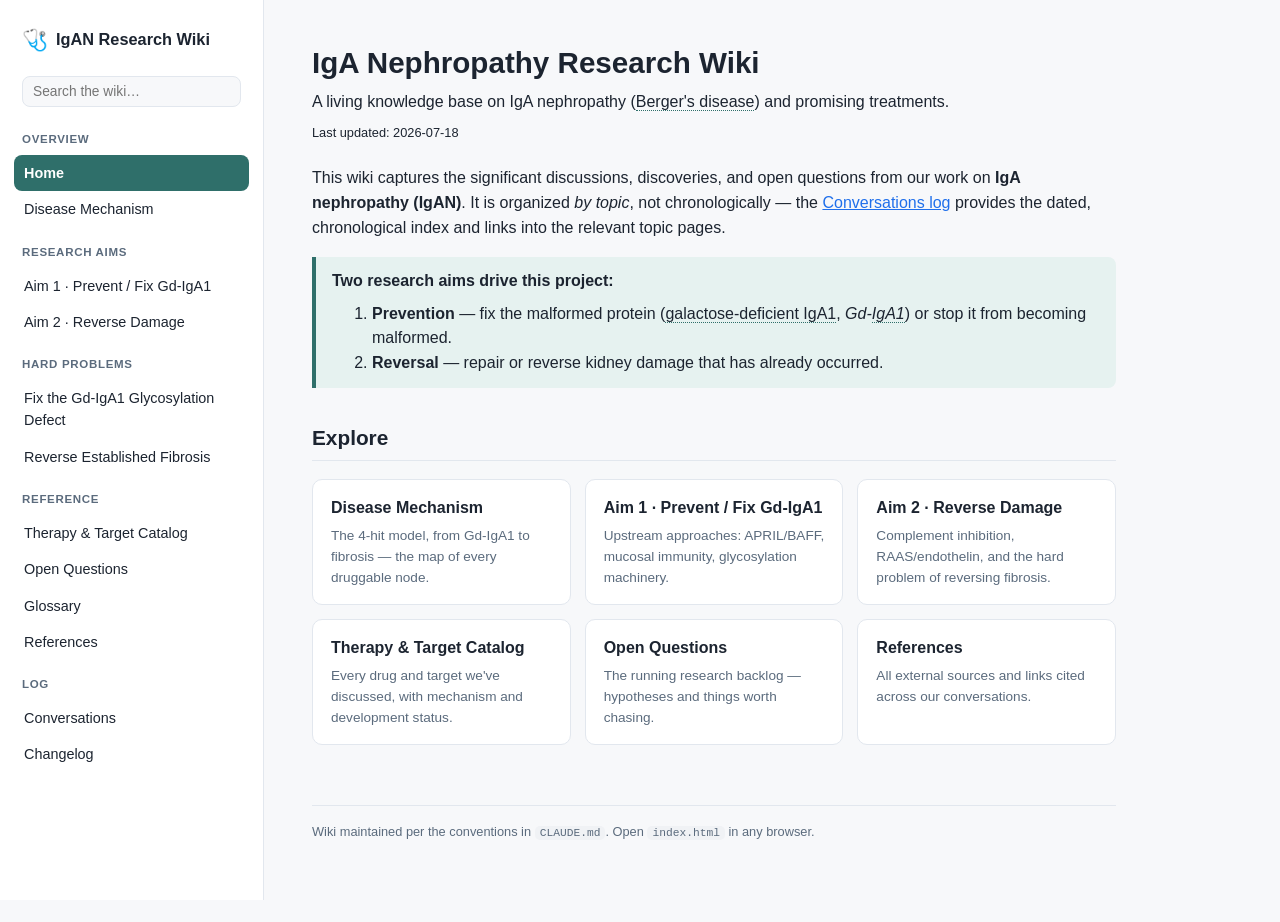
<file: index.html>
<!doctype html>
<html lang="en">
<head>
<meta charset="utf-8">
<meta http-equiv="refresh" content="0; url=wiki/index.html">
<link rel="canonical" href="wiki/index.html">
<title>IgA Nephropathy Research Wiki</title>
</head>
<body>
<p>Redirecting to the <a href="wiki/index.html">IgA Nephropathy Research Wiki</a>…</p>
<script>location.replace("wiki/index.html");</script>
</body>
</html>
</file>
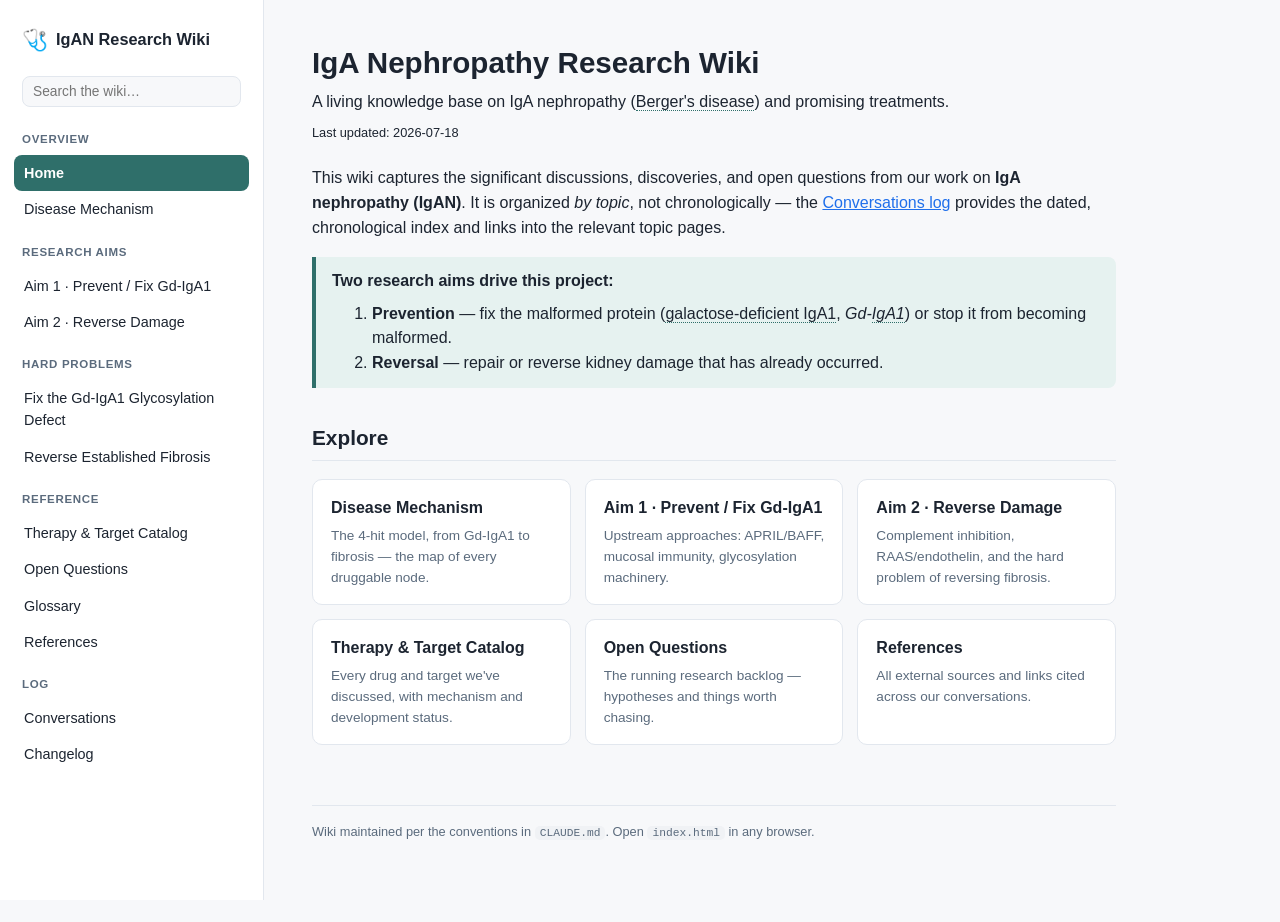
<file: wiki/index.html>
<!doctype html>
<html lang="en">
<head>
<meta charset="utf-8">
<meta name="viewport" content="width=device-width, initial-scale=1">
<title>IgAN Research Wiki — Home</title>
<link rel="stylesheet" href="style.css">
</head>
<body>
<nav class="sidebar"></nav>

<main class="main">
  <h1>IgA Nephropathy Research Wiki</h1>
  <p class="subtitle">A living knowledge base on IgA nephropathy (Berger's disease) and promising treatments.</p>
  <p class="updated">Last updated: 2026-07-18</p>

  <p>This wiki captures the significant discussions, discoveries, and open questions from our work on
  <strong>IgA nephropathy (IgAN)</strong>. It is organized <em>by topic</em>, not chronologically — the
  <a href="conversations.html">Conversations log</a> provides the dated, chronological index and links into
  the relevant topic pages.</p>

  <div class="callout">
    <strong>Two research aims drive this project:</strong>
    <ol style="margin:8px 0 0">
      <li><strong>Prevention</strong> — fix the malformed protein (galactose-deficient IgA1, <em>Gd-IgA1</em>)
      or stop it from becoming malformed.</li>
      <li><strong>Reversal</strong> — repair or reverse kidney damage that has already occurred.</li>
    </ol>
  </div>

  <h2>Explore</h2>
  <div class="cards">
    <a class="card" href="mechanism.html">
      <div class="card-title">Disease Mechanism</div>
      <div class="card-desc">The 4-hit model, from Gd-IgA1 to fibrosis — the map of every druggable node.</div>
    </a>
    <a class="card" href="aim-prevention.html">
      <div class="card-title">Aim 1 · Prevent / Fix Gd-IgA1</div>
      <div class="card-desc">Upstream approaches: APRIL/BAFF, mucosal immunity, glycosylation machinery.</div>
    </a>
    <a class="card" href="aim-reversal.html">
      <div class="card-title">Aim 2 · Reverse Damage</div>
      <div class="card-desc">Complement inhibition, RAAS/endothelin, and the hard problem of reversing fibrosis.</div>
    </a>
    <a class="card" href="therapies.html">
      <div class="card-title">Therapy &amp; Target Catalog</div>
      <div class="card-desc">Every drug and target we've discussed, with mechanism and development status.</div>
    </a>
    <a class="card" href="open-questions.html">
      <div class="card-title">Open Questions</div>
      <div class="card-desc">The running research backlog — hypotheses and things worth chasing.</div>
    </a>
    <a class="card" href="references.html">
      <div class="card-title">References</div>
      <div class="card-desc">All external sources and links cited across our conversations.</div>
    </a>
  </div>

  <div class="footer">
    Wiki maintained per the conventions in <code>CLAUDE.md</code>. Open <code>index.html</code> in any browser.
  </div>
</main>
<script src="wiki.js"></script>
<script src="glossary-data.js"></script>
<script src="glossary.js"></script>
</body>
</html>
</file>
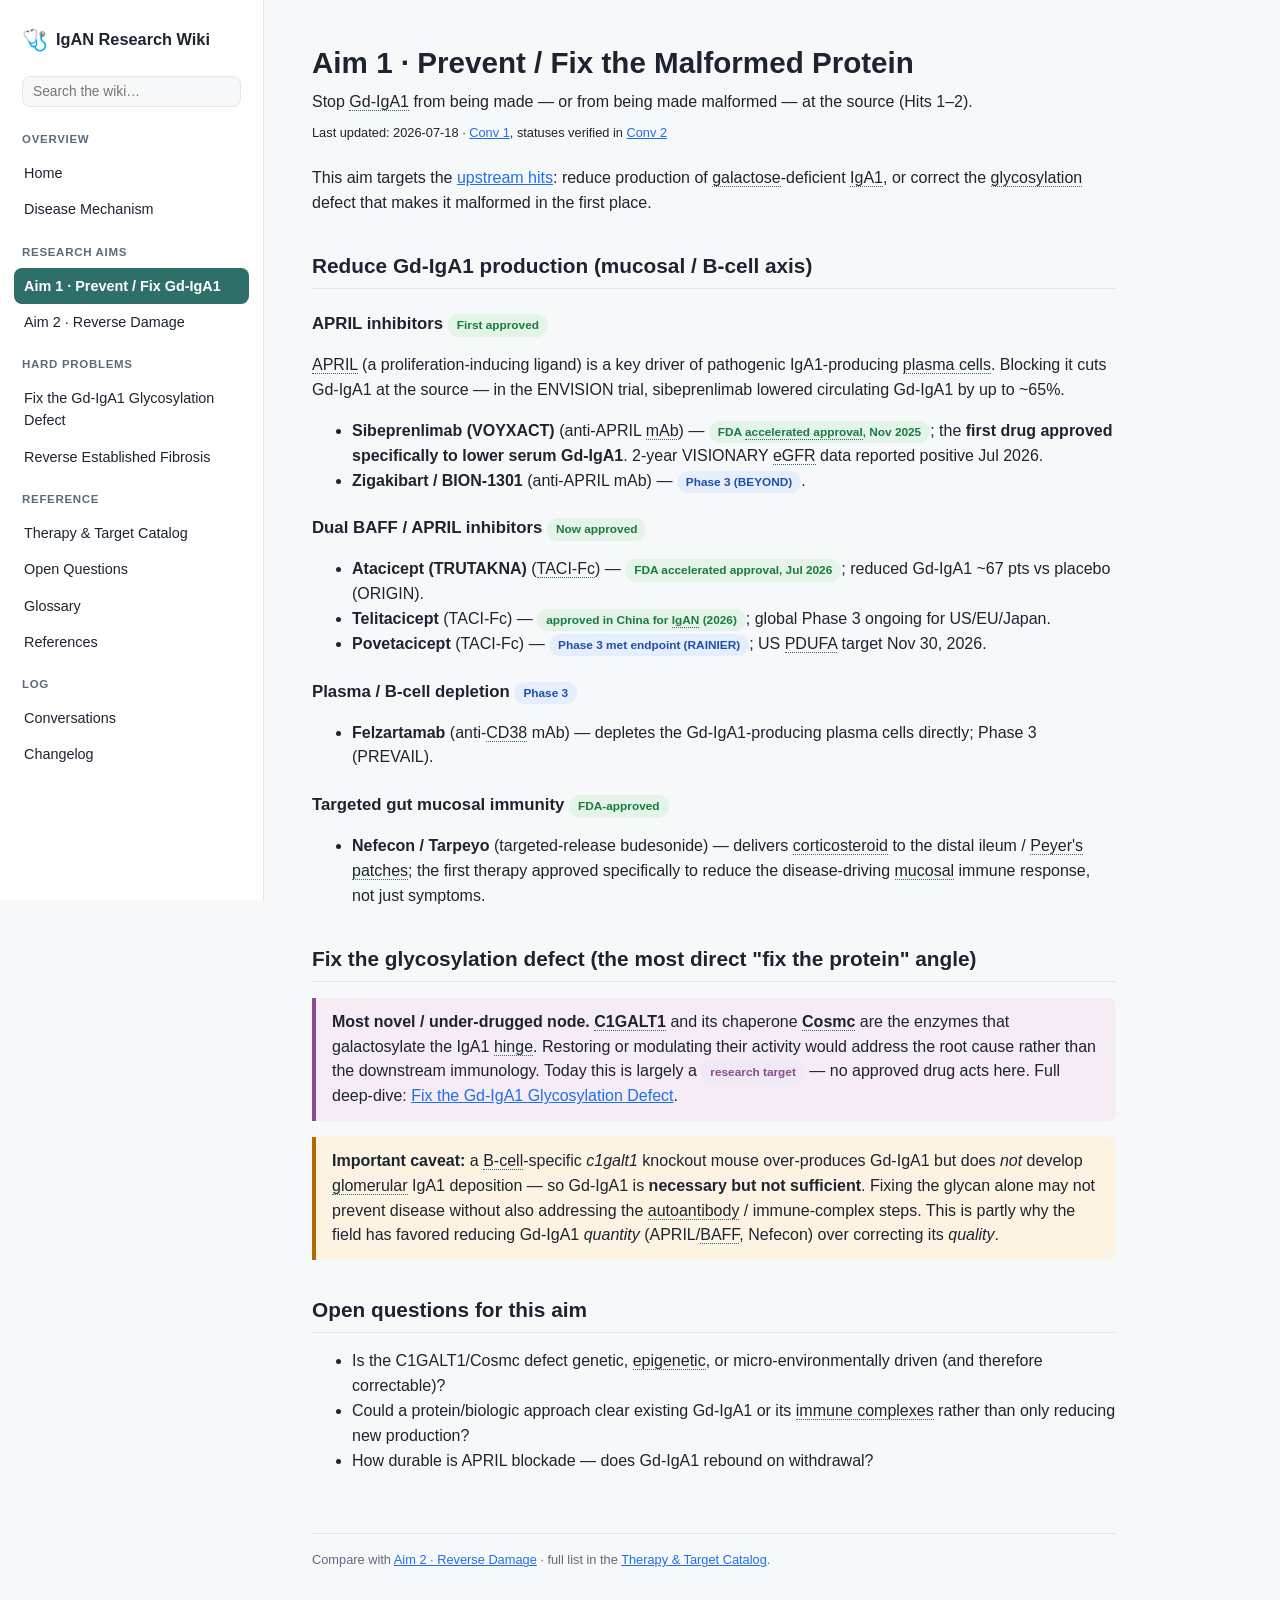
<file: wiki/aim-prevention.html>
<!doctype html>
<html lang="en">
<head>
<meta charset="utf-8">
<meta name="viewport" content="width=device-width, initial-scale=1">
<title>Aim 1 · Prevent / Fix Gd-IgA1 — IgAN Research Wiki</title>
<link rel="stylesheet" href="style.css">
</head>
<body>
<nav class="sidebar"></nav>

<main class="main">
  <h1>Aim 1 · Prevent / Fix the Malformed Protein</h1>
  <p class="subtitle">Stop Gd-IgA1 from being made — or from being made malformed — at the source (Hits 1–2).</p>
  <p class="updated">Last updated: 2026-07-18 · <a href="conversations.html#c1">Conv 1</a>, statuses verified in <a href="conversations.html#c2">Conv 2</a></p>

  <p>This aim targets the <a href="mechanism.html">upstream hits</a>: reduce production of galactose-deficient
  IgA1, or correct the glycosylation defect that makes it malformed in the first place.</p>

  <h2>Reduce Gd-IgA1 production (mucosal / B-cell axis)</h2>

  <h3>APRIL inhibitors <span class="pill approved">First approved</span></h3>
  <p>APRIL (a proliferation-inducing ligand) is a key driver of pathogenic IgA1-producing plasma cells. Blocking
  it cuts Gd-IgA1 at the source — in the ENVISION trial, sibeprenlimab lowered circulating Gd-IgA1 by up to ~65%.</p>
  <ul>
    <li><strong>Sibeprenlimab (VOYXACT)</strong> (anti-APRIL mAb) —
    <span class="pill approved">FDA accelerated approval, Nov 2025</span>; the <strong>first drug approved
    specifically to lower serum Gd-IgA1</strong>. 2-year VISIONARY eGFR data reported positive Jul 2026.</li>
    <li><strong>Zigakibart / BION-1301</strong> (anti-APRIL mAb) — <span class="pill phase3">Phase 3 (BEYOND)</span>.</li>
  </ul>

  <h3>Dual BAFF / APRIL inhibitors <span class="pill approved">Now approved</span></h3>
  <ul>
    <li><strong>Atacicept (TRUTAKNA)</strong> (TACI-Fc) —
    <span class="pill approved">FDA accelerated approval, Jul 2026</span>; reduced Gd-IgA1 ~67 pts vs placebo (ORIGIN).</li>
    <li><strong>Telitacicept</strong> (TACI-Fc) — <span class="pill approved">approved in China for IgAN (2026)</span>;
    global Phase 3 ongoing for US/EU/Japan.</li>
    <li><strong>Povetacicept</strong> (TACI-Fc) — <span class="pill phase3">Phase 3 met endpoint (RAINIER)</span>;
    US PDUFA target Nov 30, 2026.</li>
  </ul>

  <h3>Plasma / B-cell depletion <span class="pill phase3">Phase 3</span></h3>
  <ul>
    <li><strong>Felzartamab</strong> (anti-CD38 mAb) — depletes the Gd-IgA1-producing plasma cells directly;
    Phase 3 (PREVAIL).</li>
  </ul>

  <h3>Targeted gut mucosal immunity <span class="pill approved">FDA-approved</span></h3>
  <ul>
    <li><strong>Nefecon / Tarpeyo</strong> (targeted-release budesonide) — delivers corticosteroid to the distal
    ileum / Peyer's patches; the first therapy approved specifically to reduce the disease-driving mucosal
    immune response, not just symptoms.</li>
  </ul>

  <h2>Fix the glycosylation defect (the most direct "fix the protein" angle)</h2>
  <div class="callout q">
    <strong>Most novel / under-drugged node.</strong> <strong>C1GALT1</strong> and its chaperone
    <strong>Cosmc</strong> are the enzymes that galactosylate the IgA1 hinge. Restoring or modulating their
    activity would address the root cause rather than the downstream immunology. Today this is largely a
    <span class="pill research">research target</span> — no approved drug acts here. Full deep-dive:
    <a href="hardproblem-glycosylation.html">Fix the Gd-IgA1 Glycosylation Defect</a>.
  </div>
  <div class="callout warn">
    <strong>Important caveat:</strong> a B-cell-specific <em>c1galt1</em> knockout mouse over-produces Gd-IgA1 but
    does <em>not</em> develop glomerular IgA1 deposition — so Gd-IgA1 is <strong>necessary but not sufficient</strong>.
    Fixing the glycan alone may not prevent disease without also addressing the autoantibody / immune-complex steps.
    This is partly why the field has favored reducing Gd-IgA1 <em>quantity</em> (APRIL/BAFF, Nefecon) over correcting
    its <em>quality</em>.
  </div>

  <h2>Open questions for this aim</h2>
  <ul>
    <li>Is the C1GALT1/Cosmc defect genetic, epigenetic, or micro-environmentally driven (and therefore
    correctable)?</li>
    <li>Could a protein/biologic approach clear existing Gd-IgA1 or its immune complexes rather than only
    reducing new production?</li>
    <li>How durable is APRIL blockade — does Gd-IgA1 rebound on withdrawal?</li>
  </ul>

  <div class="footer">Compare with <a href="aim-reversal.html">Aim 2 · Reverse Damage</a> · full list in the
  <a href="therapies.html">Therapy &amp; Target Catalog</a>.</div>
</main>
<script src="wiki.js"></script>
<script src="glossary-data.js"></script>
<script src="glossary.js"></script>
</body>
</html>
</file>
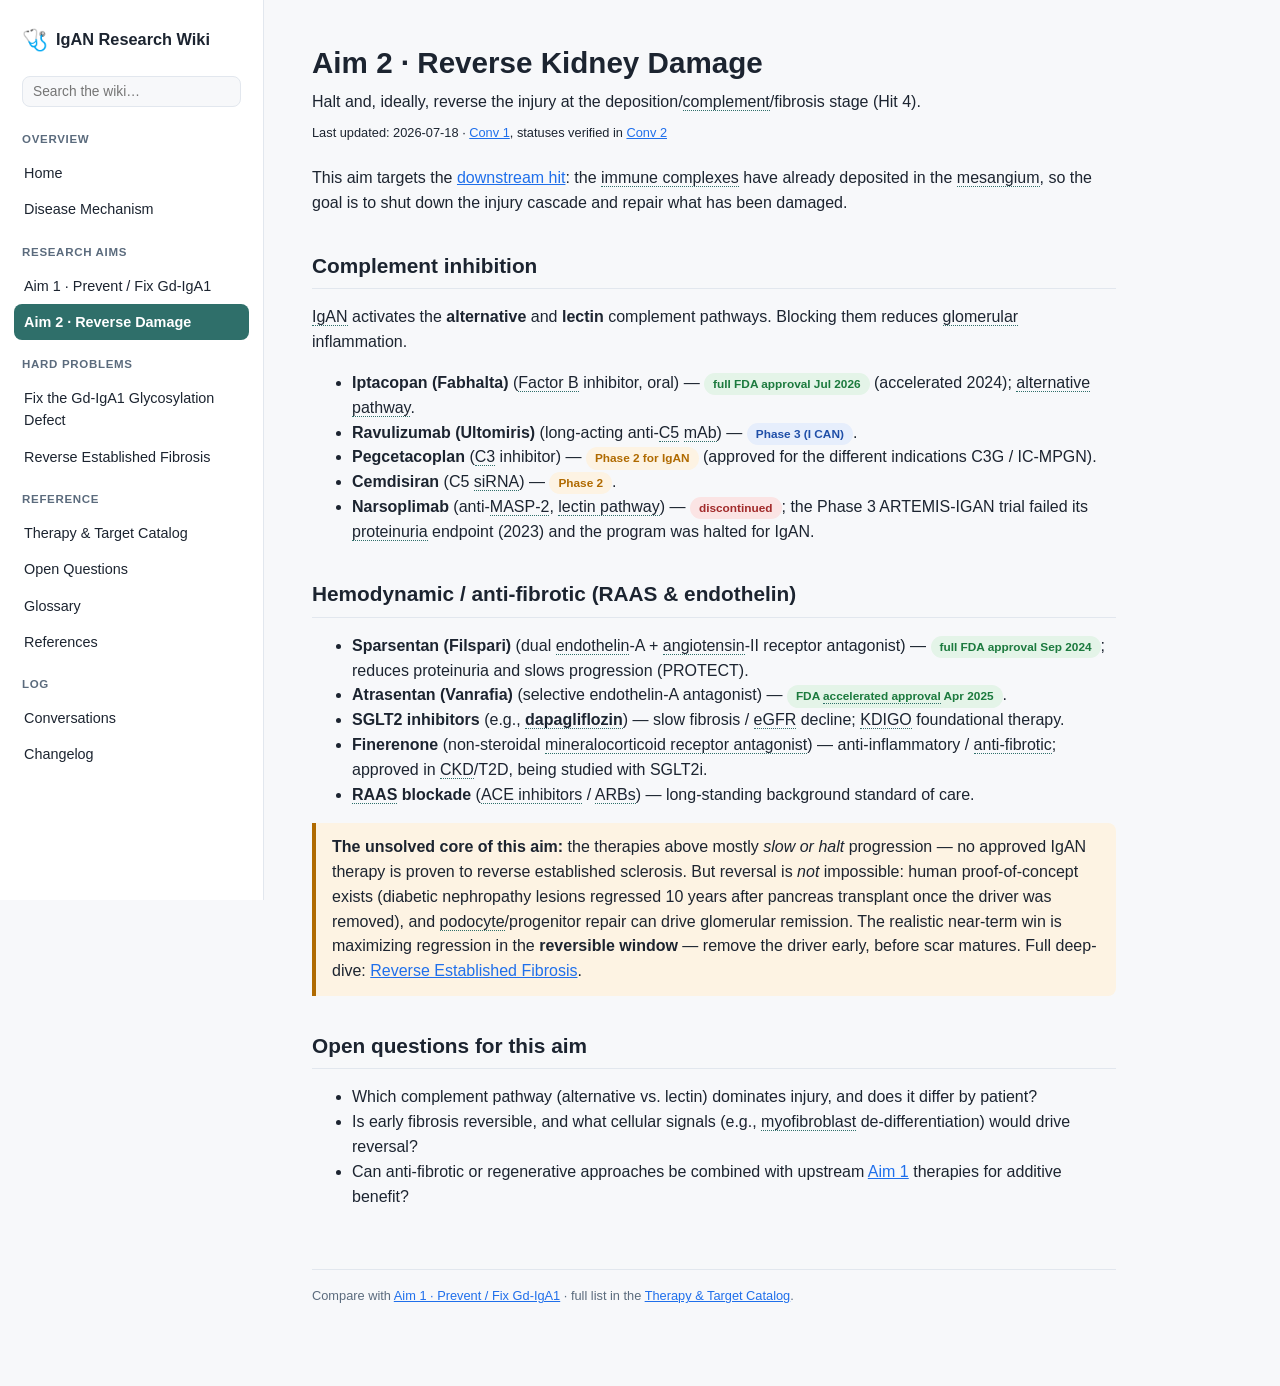
<file: wiki/aim-reversal.html>
<!doctype html>
<html lang="en">
<head>
<meta charset="utf-8">
<meta name="viewport" content="width=device-width, initial-scale=1">
<title>Aim 2 · Reverse Damage — IgAN Research Wiki</title>
<link rel="stylesheet" href="style.css">
</head>
<body>
<nav class="sidebar"></nav>

<main class="main">
  <h1>Aim 2 · Reverse Kidney Damage</h1>
  <p class="subtitle">Halt and, ideally, reverse the injury at the deposition/complement/fibrosis stage (Hit 4).</p>
  <p class="updated">Last updated: 2026-07-18 · <a href="conversations.html#c1">Conv 1</a>, statuses verified in <a href="conversations.html#c2">Conv 2</a></p>

  <p>This aim targets the <a href="mechanism.html">downstream hit</a>: the immune complexes have already
  deposited in the mesangium, so the goal is to shut down the injury cascade and repair what has been damaged.</p>

  <h2>Complement inhibition</h2>
  <p>IgAN activates the <strong>alternative</strong> and <strong>lectin</strong> complement pathways. Blocking them
  reduces glomerular inflammation.</p>
  <ul>
    <li><strong>Iptacopan (Fabhalta)</strong> (Factor B inhibitor, oral) —
    <span class="pill approved">full FDA approval Jul 2026</span> (accelerated 2024); alternative pathway.</li>
    <li><strong>Ravulizumab (Ultomiris)</strong> (long-acting anti-C5 mAb) — <span class="pill phase3">Phase 3 (I CAN)</span>.</li>
    <li><strong>Pegcetacoplan</strong> (C3 inhibitor) — <span class="pill phase2">Phase 2 for IgAN</span>
    (approved for the different indications C3G / IC-MPGN).</li>
    <li><strong>Cemdisiran</strong> (C5 siRNA) — <span class="pill phase2">Phase 2</span>.</li>
    <li><strong>Narsoplimab</strong> (anti-MASP-2, lectin pathway) —
    <span class="pill discontinued">discontinued</span>; the Phase 3 ARTEMIS-IGAN trial failed its proteinuria
    endpoint (2023) and the program was halted for IgAN.</li>
  </ul>

  <h2>Hemodynamic / anti-fibrotic (RAAS &amp; endothelin)</h2>
  <ul>
    <li><strong>Sparsentan (Filspari)</strong> (dual endothelin-A + angiotensin-II receptor antagonist) —
    <span class="pill approved">full FDA approval Sep 2024</span>; reduces proteinuria and slows progression (PROTECT).</li>
    <li><strong>Atrasentan (Vanrafia)</strong> (selective endothelin-A antagonist) —
    <span class="pill approved">FDA accelerated approval Apr 2025</span>.</li>
    <li><strong>SGLT2 inhibitors</strong> (e.g., <strong>dapagliflozin</strong>) — slow fibrosis / eGFR decline;
    KDIGO foundational therapy.</li>
    <li><strong>Finerenone</strong> (non-steroidal mineralocorticoid receptor antagonist) — anti-inflammatory /
    anti-fibrotic; approved in CKD/T2D, being studied with SGLT2i.</li>
    <li><strong>RAAS blockade</strong> (ACE inhibitors / ARBs) — long-standing background standard of care.</li>
  </ul>

  <div class="callout warn">
    <strong>The unsolved core of this aim:</strong> the therapies above mostly <em>slow or halt</em> progression —
    no approved IgAN therapy is proven to reverse established sclerosis. But reversal is <em>not</em> impossible:
    human proof-of-concept exists (diabetic nephropathy lesions regressed 10 years after pancreas transplant once the
    driver was removed), and podocyte/progenitor repair can drive glomerular remission. The realistic near-term win
    is maximizing regression in the <strong>reversible window</strong> — remove the driver early, before scar matures.
    Full deep-dive: <a href="hardproblem-fibrosis.html">Reverse Established Fibrosis</a>.
  </div>

  <h2>Open questions for this aim</h2>
  <ul>
    <li>Which complement pathway (alternative vs. lectin) dominates injury, and does it differ by patient?</li>
    <li>Is early fibrosis reversible, and what cellular signals (e.g., myofibroblast de-differentiation) would
    drive reversal?</li>
    <li>Can anti-fibrotic or regenerative approaches be combined with upstream <a href="aim-prevention.html">Aim 1</a>
    therapies for additive benefit?</li>
  </ul>

  <div class="footer">Compare with <a href="aim-prevention.html">Aim 1 · Prevent / Fix Gd-IgA1</a> · full list in the
  <a href="therapies.html">Therapy &amp; Target Catalog</a>.</div>
</main>
<script src="wiki.js"></script>
<script src="glossary-data.js"></script>
<script src="glossary.js"></script>
</body>
</html>
</file>
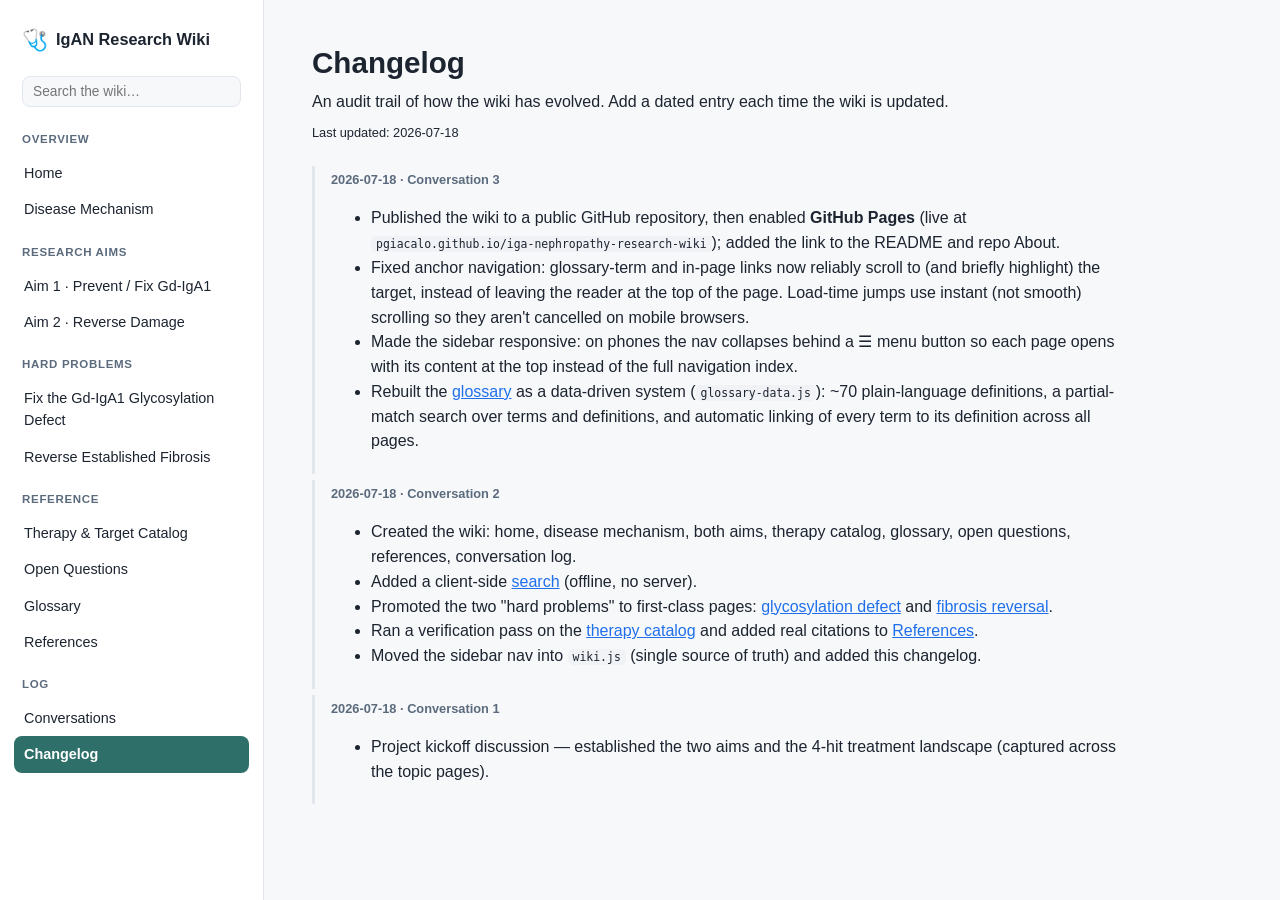
<file: wiki/changelog.html>
<!doctype html>
<html lang="en">
<head>
<meta charset="utf-8">
<meta name="viewport" content="width=device-width, initial-scale=1">
<title>Changelog — IgAN Research Wiki</title>
<link rel="stylesheet" href="style.css">
</head>
<body>
<nav class="sidebar"></nav>

<main class="main">
  <h1>Changelog</h1>
  <p class="subtitle">An audit trail of how the wiki has evolved. Add a dated entry each time the wiki is updated.</p>
  <p class="updated">Last updated: 2026-07-18</p>

  <div class="change">
    <div class="date">2026-07-18 · Conversation 3</div>
    <ul>
      <li>Published the wiki to a public GitHub repository, then enabled <strong>GitHub Pages</strong>
      (live at <code>pgiacalo.github.io/iga-nephropathy-research-wiki</code>); added the link to the README and repo About.</li>
      <li>Fixed anchor navigation: glossary-term and in-page links now reliably scroll to (and briefly highlight)
      the target, instead of leaving the reader at the top of the page. Load-time jumps use instant (not smooth)
      scrolling so they aren't cancelled on mobile browsers.</li>
      <li>Made the sidebar responsive: on phones the nav collapses behind a ☰ menu button so each page opens with
      its content at the top instead of the full navigation index.</li>
      <li>Rebuilt the <a href="glossary.html">glossary</a> as a data-driven system (<code>glossary-data.js</code>):
      ~70 plain-language definitions, a partial-match search over terms and definitions, and automatic linking of
      every term to its definition across all pages.</li>
    </ul>
  </div>

  <div class="change">
    <div class="date">2026-07-18 · Conversation 2</div>
    <ul>
      <li>Created the wiki: home, disease mechanism, both aims, therapy catalog, glossary, open questions, references, conversation log.</li>
      <li>Added a client-side <a href="search.html">search</a> (offline, no server).</li>
      <li>Promoted the two "hard problems" to first-class pages:
        <a href="hardproblem-glycosylation.html">glycosylation defect</a> and
        <a href="hardproblem-fibrosis.html">fibrosis reversal</a>.</li>
      <li>Ran a verification pass on the <a href="therapies.html">therapy catalog</a> and added real citations to <a href="references.html">References</a>.</li>
      <li>Moved the sidebar nav into <code>wiki.js</code> (single source of truth) and added this changelog.</li>
    </ul>
  </div>

  <div class="change">
    <div class="date">2026-07-18 · Conversation 1</div>
    <ul>
      <li>Project kickoff discussion — established the two aims and the 4-hit treatment landscape (captured across the topic pages).</li>
    </ul>
  </div>
</main>
<script src="wiki.js"></script>
<script src="glossary-data.js"></script>
<script src="glossary.js"></script>
</body>
</html>
</file>
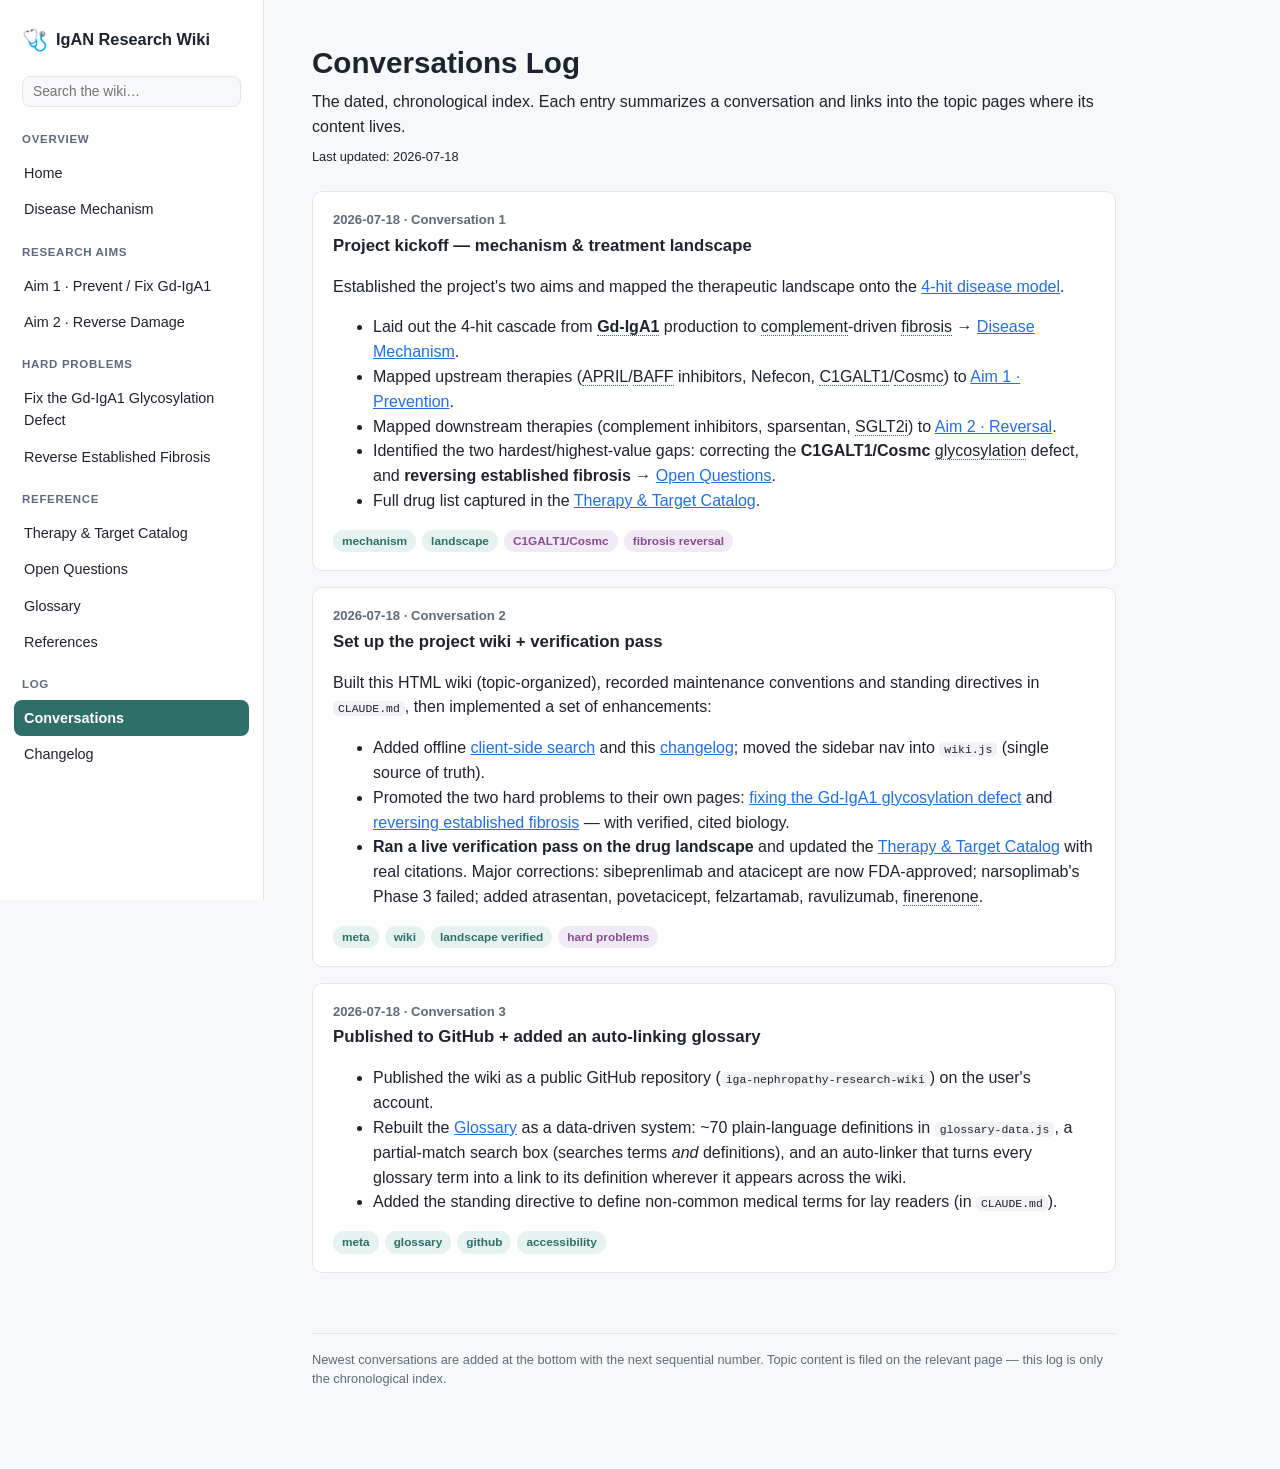
<file: wiki/conversations.html>
<!doctype html>
<html lang="en">
<head>
<meta charset="utf-8">
<meta name="viewport" content="width=device-width, initial-scale=1">
<title>Conversations — IgAN Research Wiki</title>
<link rel="stylesheet" href="style.css">
</head>
<body>
<nav class="sidebar"></nav>

<main class="main">
  <h1>Conversations Log</h1>
  <p class="subtitle">The dated, chronological index. Each entry summarizes a conversation and links into the topic pages where its content lives.</p>
  <p class="updated">Last updated: 2026-07-18</p>

  <div class="conv" id="c1">
    <div class="date">2026-07-18 · Conversation 1</div>
    <h3>Project kickoff — mechanism &amp; treatment landscape</h3>
    <p>Established the project's two aims and mapped the therapeutic landscape onto the
    <a href="mechanism.html">4-hit disease model</a>.</p>
    <ul>
      <li>Laid out the 4-hit cascade from <strong>Gd-IgA1</strong> production to complement-driven fibrosis →
      <a href="mechanism.html">Disease Mechanism</a>.</li>
      <li>Mapped upstream therapies (APRIL/BAFF inhibitors, Nefecon, C1GALT1/Cosmc) to
      <a href="aim-prevention.html">Aim 1 · Prevention</a>.</li>
      <li>Mapped downstream therapies (complement inhibitors, sparsentan, SGLT2i) to
      <a href="aim-reversal.html">Aim 2 · Reversal</a>.</li>
      <li>Identified the two hardest/highest-value gaps: correcting the <strong>C1GALT1/Cosmc</strong>
      glycosylation defect, and <strong>reversing established fibrosis</strong> →
      <a href="open-questions.html">Open Questions</a>.</li>
      <li>Full drug list captured in the <a href="therapies.html">Therapy &amp; Target Catalog</a>.</li>
    </ul>
    <div class="tag-row">
      <span class="pill">mechanism</span>
      <span class="pill">landscape</span>
      <span class="pill research">C1GALT1/Cosmc</span>
      <span class="pill research">fibrosis reversal</span>
    </div>
  </div>

  <div class="conv" id="c2">
    <div class="date">2026-07-18 · Conversation 2</div>
    <h3>Set up the project wiki + verification pass</h3>
    <p>Built this HTML wiki (topic-organized), recorded maintenance conventions and standing directives in
    <code>CLAUDE.md</code>, then implemented a set of enhancements:</p>
    <ul>
      <li>Added offline <a href="search.html">client-side search</a> and this <a href="changelog.html">changelog</a>;
      moved the sidebar nav into <code>wiki.js</code> (single source of truth).</li>
      <li>Promoted the two hard problems to their own pages:
      <a href="hardproblem-glycosylation.html">fixing the Gd-IgA1 glycosylation defect</a> and
      <a href="hardproblem-fibrosis.html">reversing established fibrosis</a> — with verified, cited biology.</li>
      <li><strong>Ran a live verification pass on the drug landscape</strong> and updated the
      <a href="therapies.html">Therapy &amp; Target Catalog</a> with real citations. Major corrections:
      sibeprenlimab and atacicept are now FDA-approved; narsoplimab's Phase 3 failed; added atrasentan,
      povetacicept, felzartamab, ravulizumab, finerenone.</li>
    </ul>
    <div class="tag-row">
      <span class="pill">meta</span>
      <span class="pill">wiki</span>
      <span class="pill">landscape verified</span>
      <span class="pill research">hard problems</span>
    </div>
  </div>

  <div class="conv" id="c3">
    <div class="date">2026-07-18 · Conversation 3</div>
    <h3>Published to GitHub + added an auto-linking glossary</h3>
    <ul>
      <li>Published the wiki as a public GitHub repository (<code>iga-nephropathy-research-wiki</code>) on the
      user's account.</li>
      <li>Rebuilt the <a href="glossary.html">Glossary</a> as a data-driven system: ~70 plain-language definitions
      in <code>glossary-data.js</code>, a partial-match search box (searches terms <em>and</em> definitions), and an
      auto-linker that turns every glossary term into a link to its definition wherever it appears across the wiki.</li>
      <li>Added the standing directive to define non-common medical terms for lay readers (in <code>CLAUDE.md</code>).</li>
    </ul>
    <div class="tag-row">
      <span class="pill">meta</span>
      <span class="pill">glossary</span>
      <span class="pill">github</span>
      <span class="pill">accessibility</span>
    </div>
  </div>

  <div class="footer">
    Newest conversations are added at the bottom with the next sequential number. Topic content is filed on the
    relevant page — this log is only the chronological index.
  </div>
</main>
<script src="wiki.js"></script>
<script src="glossary-data.js"></script>
<script src="glossary.js"></script>
</body>
</html>
</file>
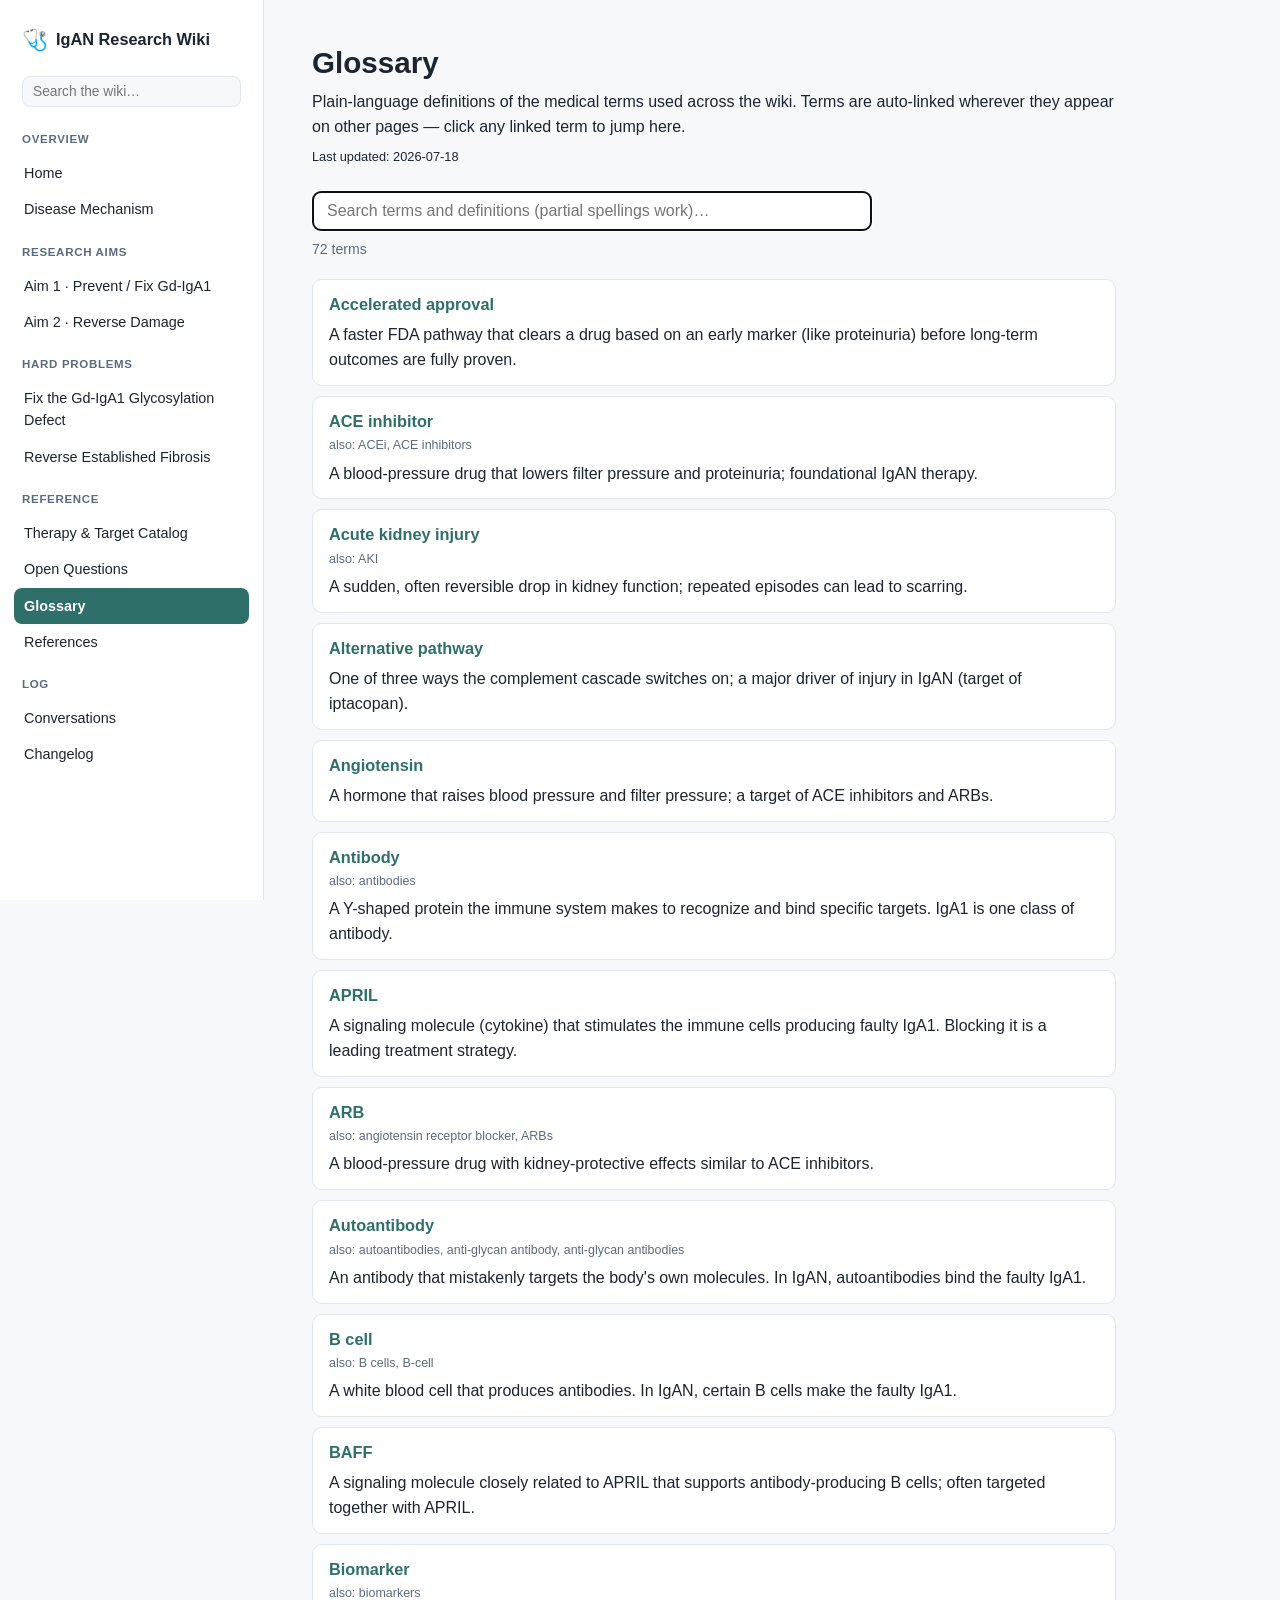
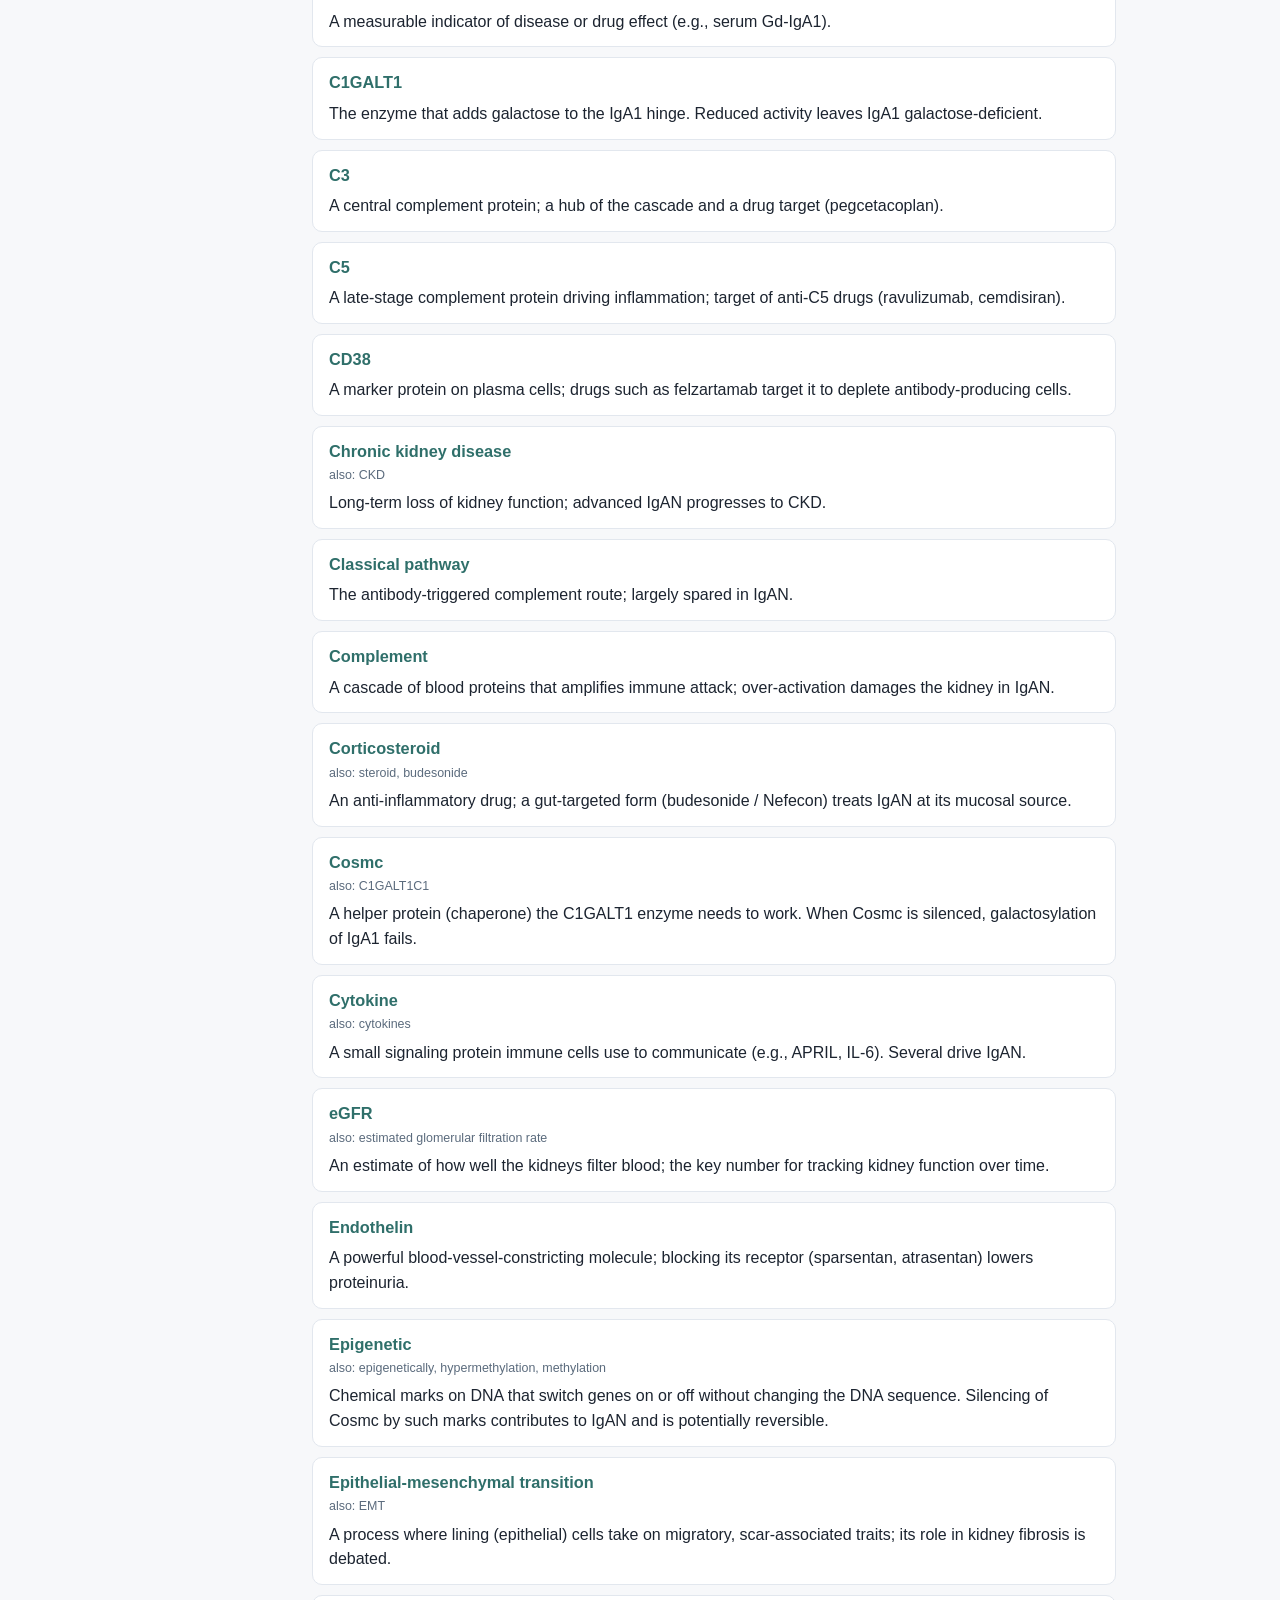
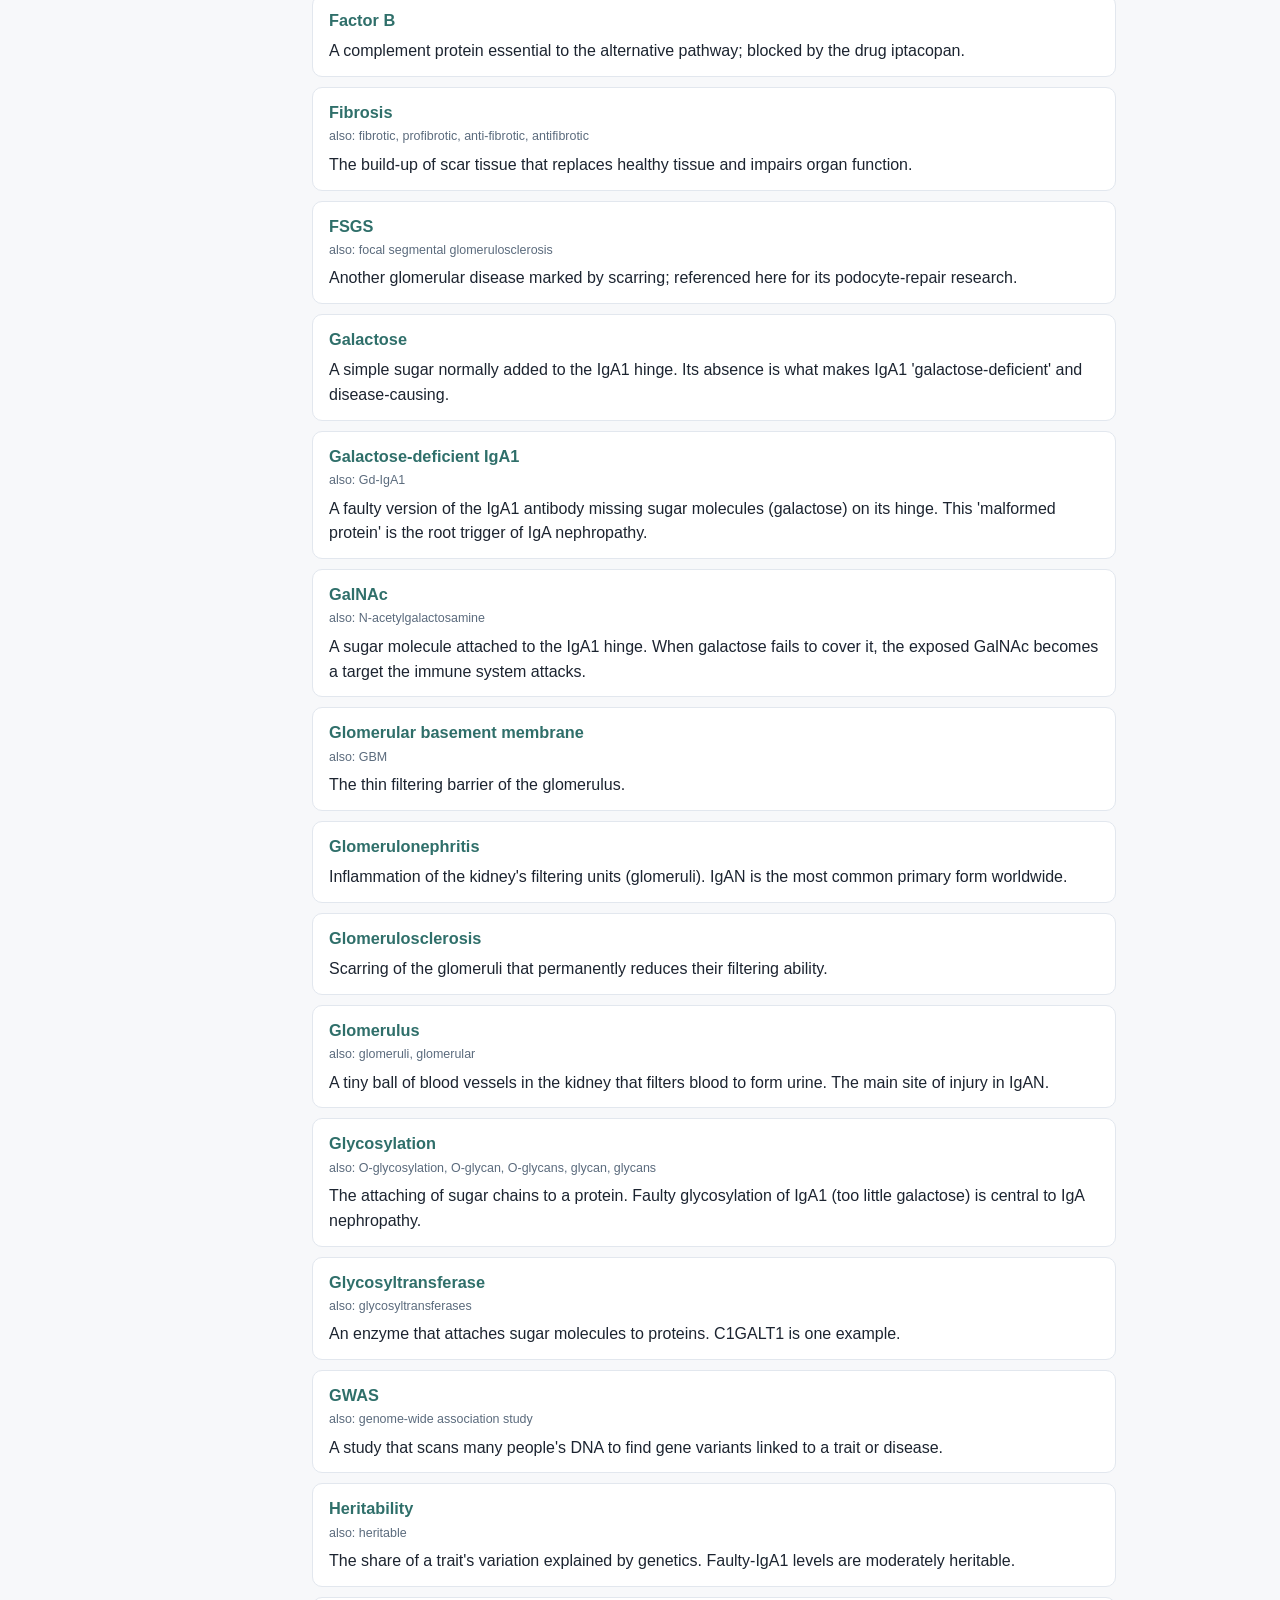
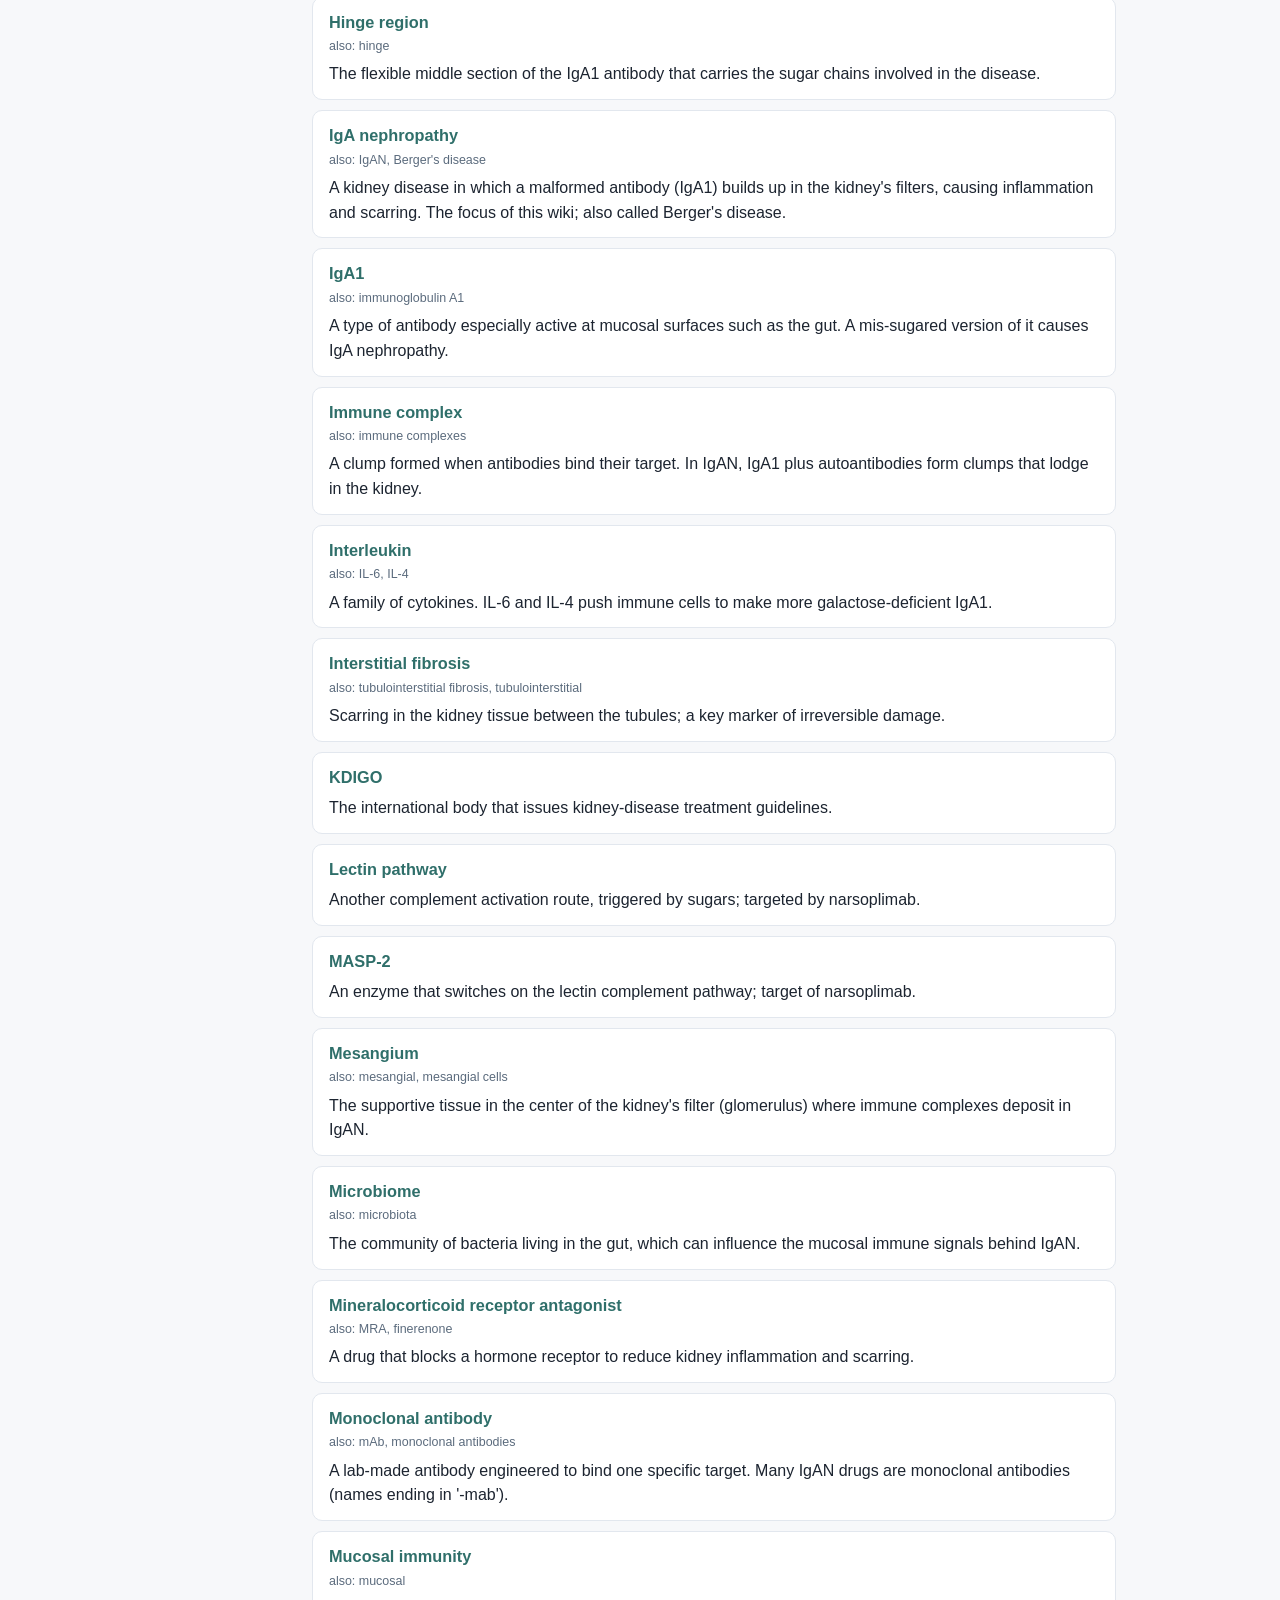
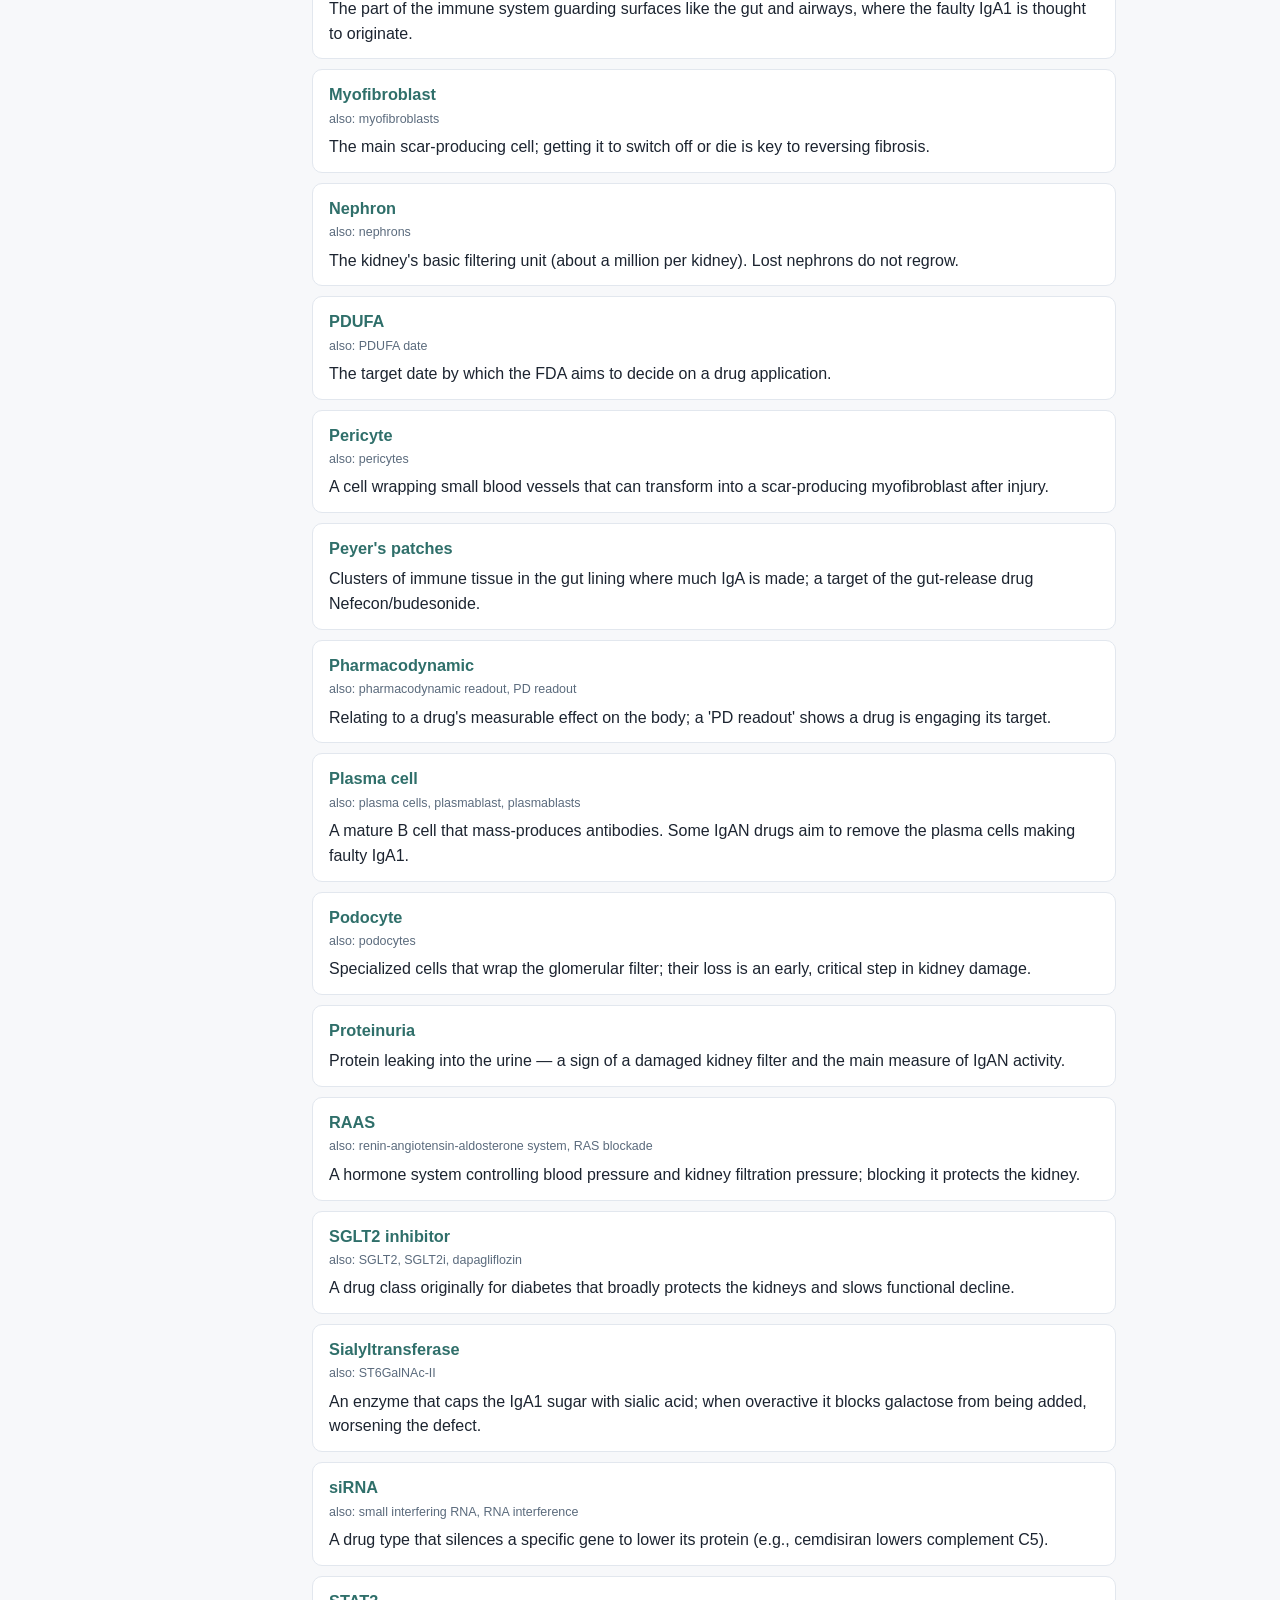
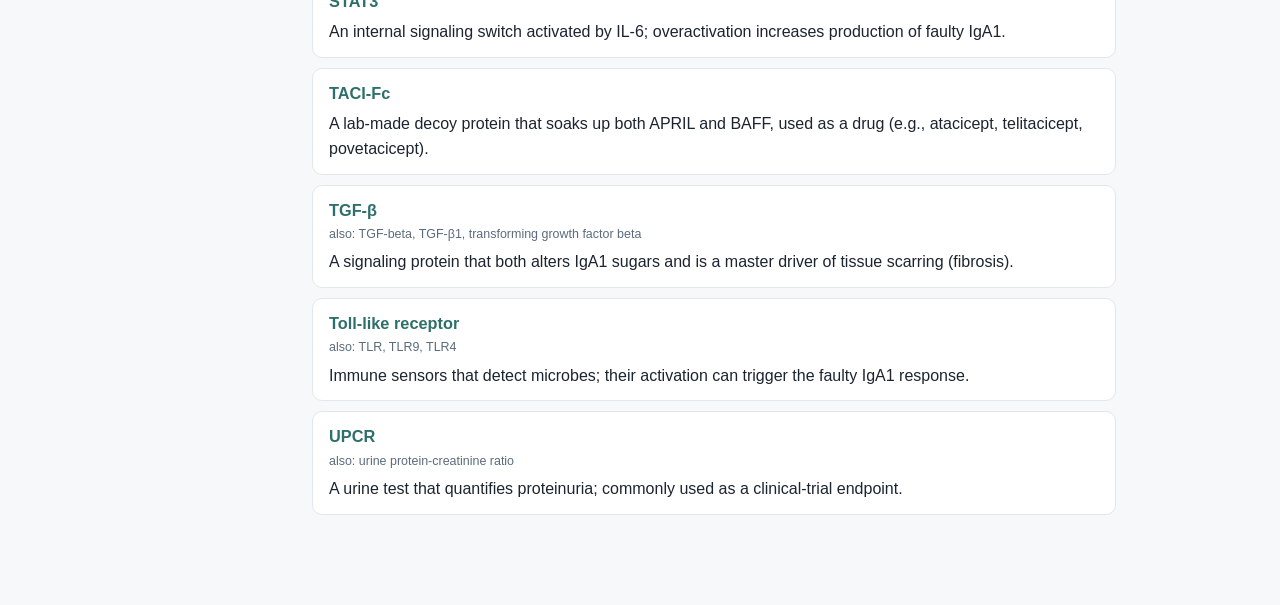
<file: wiki/glossary.html>
<!doctype html>
<html lang="en">
<head>
<meta charset="utf-8">
<meta name="viewport" content="width=device-width, initial-scale=1">
<title>Glossary — IgAN Research Wiki</title>
<link rel="stylesheet" href="style.css">
</head>
<body>
<nav class="sidebar"></nav>

<main class="main">
  <h1>Glossary</h1>
  <p class="subtitle">Plain-language definitions of the medical terms used across the wiki. Terms are auto-linked wherever they appear on other pages — click any linked term to jump here.</p>
  <p class="updated">Last updated: 2026-07-18</p>

  <div id="glossaryApp">
    <form onsubmit="return false" class="no-glossary">
      <input type="search" id="glossSearch" placeholder="Search terms and definitions (partial spellings work)…" autofocus
        style="width:100%;max-width:560px;padding:10px 14px;border:1px solid var(--line);border-radius:8px;font-size:1rem;">
    </form>
    <div class="search-meta" id="glossMeta"></div>
    <div id="glossList"></div>
  </div>
</main>
<script src="wiki.js"></script>
<script src="glossary-data.js"></script>
<script src="glossary.js"></script>
</body>
</html>
</file>
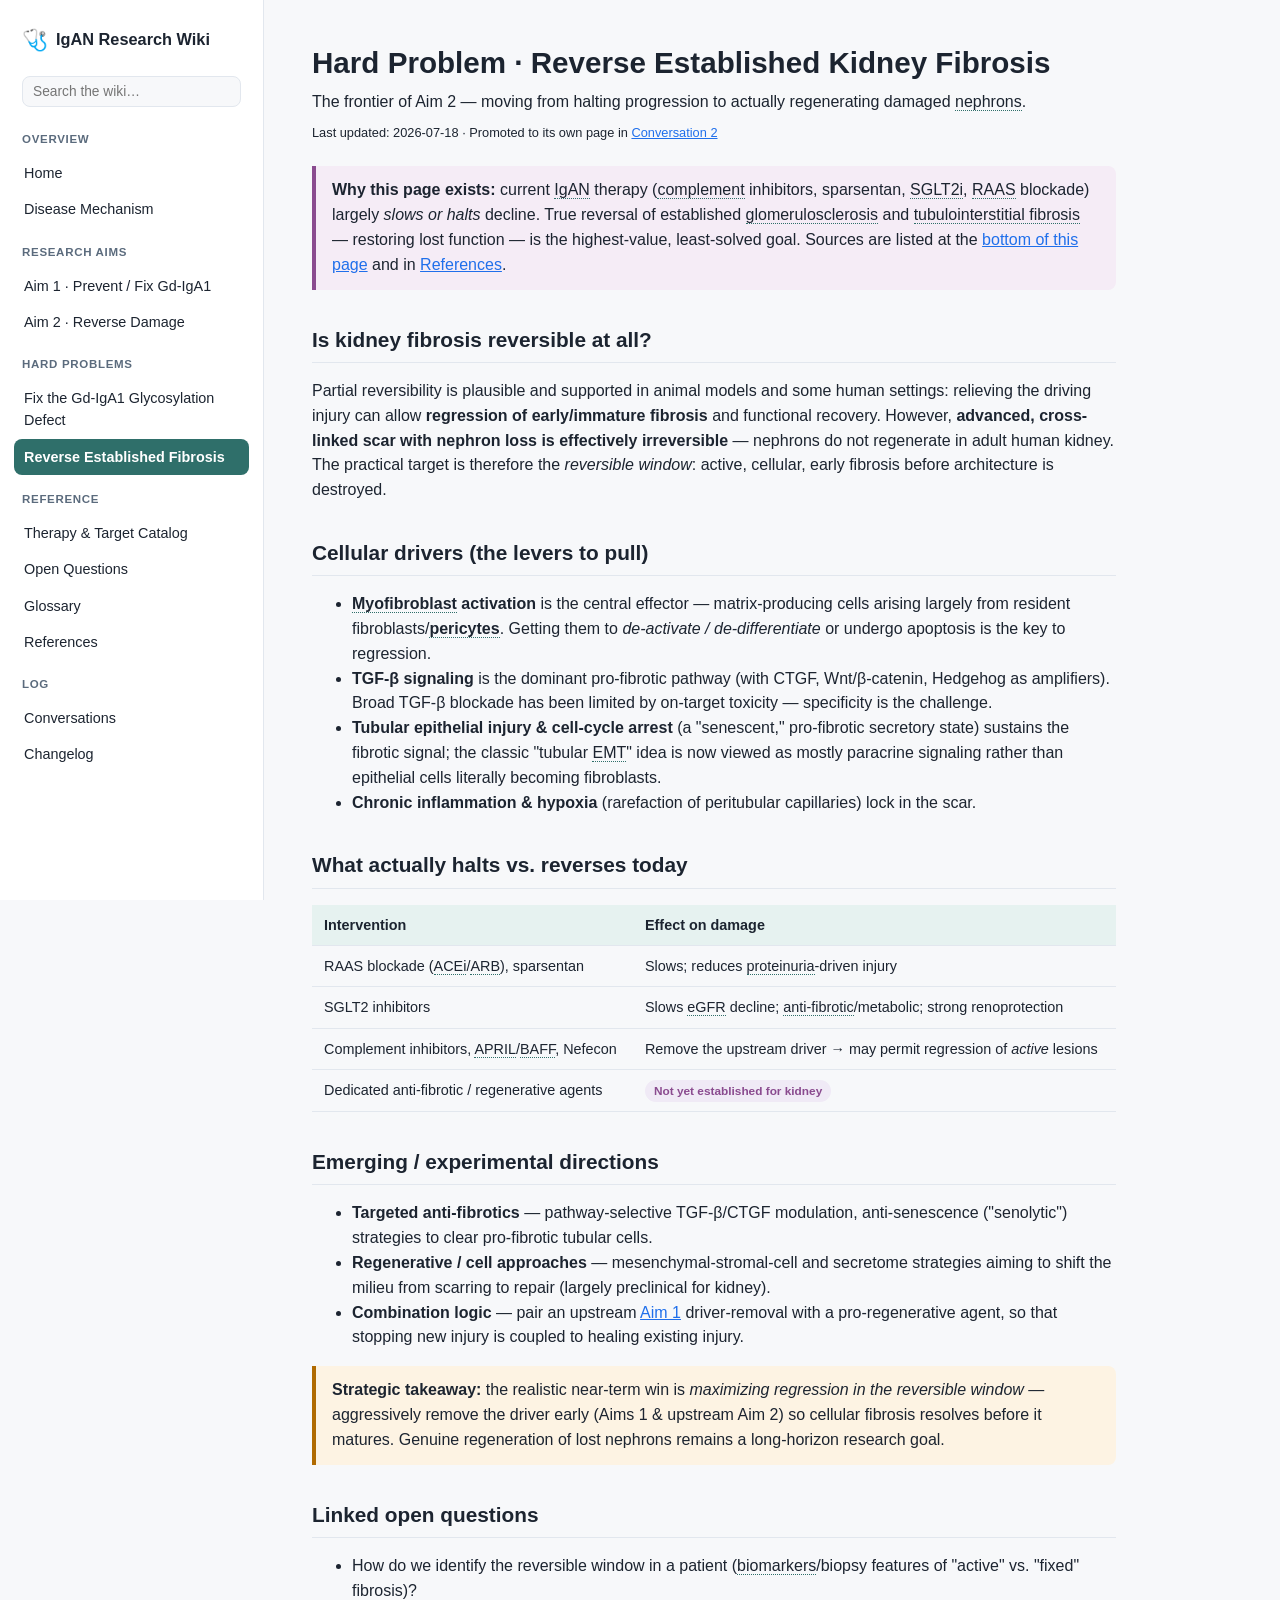
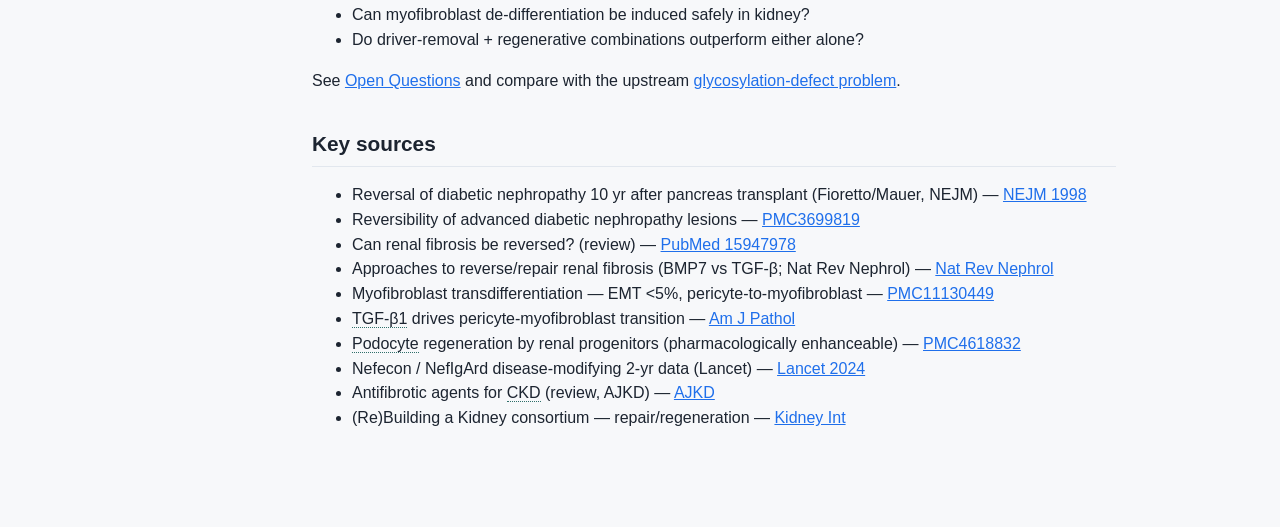
<file: wiki/hardproblem-fibrosis.html>
<!doctype html>
<html lang="en">
<head>
<meta charset="utf-8">
<meta name="viewport" content="width=device-width, initial-scale=1">
<title>Reverse Established Fibrosis — IgAN Research Wiki</title>
<link rel="stylesheet" href="style.css">
</head>
<body>
<nav class="sidebar"></nav>

<main class="main">
  <h1>Hard Problem · Reverse Established Kidney Fibrosis</h1>
  <p class="subtitle">The frontier of Aim 2 — moving from halting progression to actually regenerating damaged nephrons.</p>
  <p class="updated">Last updated: 2026-07-18 · Promoted to its own page in <a href="conversations.html#c2">Conversation 2</a></p>

  <div class="callout q">
    <strong>Why this page exists:</strong> current IgAN therapy (complement inhibitors, sparsentan, SGLT2i, RAAS
    blockade) largely <em>slows or halts</em> decline. True reversal of established glomerulosclerosis and
    tubulointerstitial fibrosis — restoring lost function — is the highest-value, least-solved goal.
    Sources are listed at the <a href="#sources">bottom of this page</a> and in
    <a href="references.html#c2">References</a>.
  </div>

  <h2>Is kidney fibrosis reversible at all?</h2>
  <p>Partial reversibility is plausible and supported in animal models and some human settings: relieving the
  driving injury can allow <strong>regression of early/immature fibrosis</strong> and functional recovery.
  However, <strong>advanced, cross-linked scar with nephron loss is effectively irreversible</strong> — nephrons
  do not regenerate in adult human kidney. The practical target is therefore the <em>reversible window</em>: active,
  cellular, early fibrosis before architecture is destroyed.</p>

  <h2>Cellular drivers (the levers to pull)</h2>
  <ul>
    <li><strong>Myofibroblast activation</strong> is the central effector — matrix-producing cells arising largely
    from resident fibroblasts/<strong>pericytes</strong>. Getting them to <em>de-activate / de-differentiate</em>
    or undergo apoptosis is the key to regression.</li>
    <li><strong>TGF-β signaling</strong> is the dominant pro-fibrotic pathway (with CTGF, Wnt/β-catenin, Hedgehog
    as amplifiers). Broad TGF-β blockade has been limited by on-target toxicity — specificity is the challenge.</li>
    <li><strong>Tubular epithelial injury &amp; cell-cycle arrest</strong> (a "senescent," pro-fibrotic secretory
    state) sustains the fibrotic signal; the classic "tubular EMT" idea is now viewed as mostly paracrine signaling
    rather than epithelial cells literally becoming fibroblasts.</li>
    <li><strong>Chronic inflammation &amp; hypoxia</strong> (rarefaction of peritubular capillaries) lock in the scar.</li>
  </ul>

  <h2>What actually halts vs. reverses today</h2>
  <table>
    <thead><tr><th>Intervention</th><th>Effect on damage</th></tr></thead>
    <tbody>
      <tr><td>RAAS blockade (ACEi/ARB), sparsentan</td><td>Slows; reduces proteinuria-driven injury</td></tr>
      <tr><td>SGLT2 inhibitors</td><td>Slows eGFR decline; anti-fibrotic/metabolic; strong renoprotection</td></tr>
      <tr><td>Complement inhibitors, APRIL/BAFF, Nefecon</td><td>Remove the upstream driver → may permit regression of <em>active</em> lesions</td></tr>
      <tr><td>Dedicated anti-fibrotic / regenerative agents</td><td><span class="pill research">Not yet established for kidney</span></td></tr>
    </tbody>
  </table>

  <h2>Emerging / experimental directions</h2>
  <ul>
    <li><strong>Targeted anti-fibrotics</strong> — pathway-selective TGF-β/CTGF modulation, anti-senescence
    ("senolytic") strategies to clear pro-fibrotic tubular cells.</li>
    <li><strong>Regenerative / cell approaches</strong> — mesenchymal-stromal-cell and secretome strategies aiming
    to shift the milieu from scarring to repair (largely preclinical for kidney).</li>
    <li><strong>Combination logic</strong> — pair an upstream <a href="aim-prevention.html">Aim 1</a> driver-removal
    with a pro-regenerative agent, so that stopping new injury is coupled to healing existing injury.</li>
  </ul>

  <div class="callout warn">
    <strong>Strategic takeaway:</strong> the realistic near-term win is <em>maximizing regression in the reversible
    window</em> — aggressively remove the driver early (Aims 1 &amp; upstream Aim 2) so cellular fibrosis resolves
    before it matures. Genuine regeneration of lost nephrons remains a long-horizon research goal.
  </div>

  <h2>Linked open questions</h2>
  <ul>
    <li>How do we identify the reversible window in a patient (biomarkers/biopsy features of "active" vs. "fixed" fibrosis)?</li>
    <li>Can myofibroblast de-differentiation be induced safely in kidney?</li>
    <li>Do driver-removal + regenerative combinations outperform either alone?</li>
  </ul>
  <p>See <a href="open-questions.html">Open Questions</a> and compare with the upstream
  <a href="hardproblem-glycosylation.html">glycosylation-defect problem</a>.</p>

  <h2 id="sources">Key sources</h2>
  <ul>
    <li>Reversal of diabetic nephropathy 10 yr after pancreas transplant (Fioretto/Mauer, NEJM) —
      <a href="https://www.nejm.org/doi/full/10.1056/NEJM199807093390202">NEJM 1998</a></li>
    <li>Reversibility of advanced diabetic nephropathy lesions —
      <a href="https://pmc.ncbi.nlm.nih.gov/articles/PMC3699819/">PMC3699819</a></li>
    <li>Can renal fibrosis be reversed? (review) —
      <a href="https://pubmed.ncbi.nlm.nih.gov/15947978/">PubMed 15947978</a></li>
    <li>Approaches to reverse/repair renal fibrosis (BMP7 vs TGF-β; Nat Rev Nephrol) —
      <a href="https://www.nature.com/articles/nrneph.2014.14">Nat Rev Nephrol</a></li>
    <li>Myofibroblast transdifferentiation — EMT &lt;5%, pericyte-to-myofibroblast —
      <a href="https://pmc.ncbi.nlm.nih.gov/articles/PMC11130449/">PMC11130449</a></li>
    <li>TGF-β1 drives pericyte-myofibroblast transition —
      <a href="https://www.sciencedirect.com/science/article/pii/S0002944012007225">Am J Pathol</a></li>
    <li>Podocyte regeneration by renal progenitors (pharmacologically enhanceable) —
      <a href="https://pmc.ncbi.nlm.nih.gov/articles/PMC4618832/">PMC4618832</a></li>
    <li>Nefecon / NefIgArd disease-modifying 2-yr data (Lancet) —
      <a href="https://www.thelancet.com/journals/lancet/article/PIIS0140-6736(24)00794-3/fulltext">Lancet 2024</a></li>
    <li>Antifibrotic agents for CKD (review, AJKD) —
      <a href="https://www.ajkd.org/article/S0272-6386(21)01051-9/pdf">AJKD</a></li>
    <li>(Re)Building a Kidney consortium — repair/regeneration —
      <a href="https://www.kidney-international.org/article/S0085-2538(22)00183-1/fulltext">Kidney Int</a></li>
  </ul>
</main>
<script src="wiki.js"></script>
<script src="glossary-data.js"></script>
<script src="glossary.js"></script>
</body>
</html>
</file>
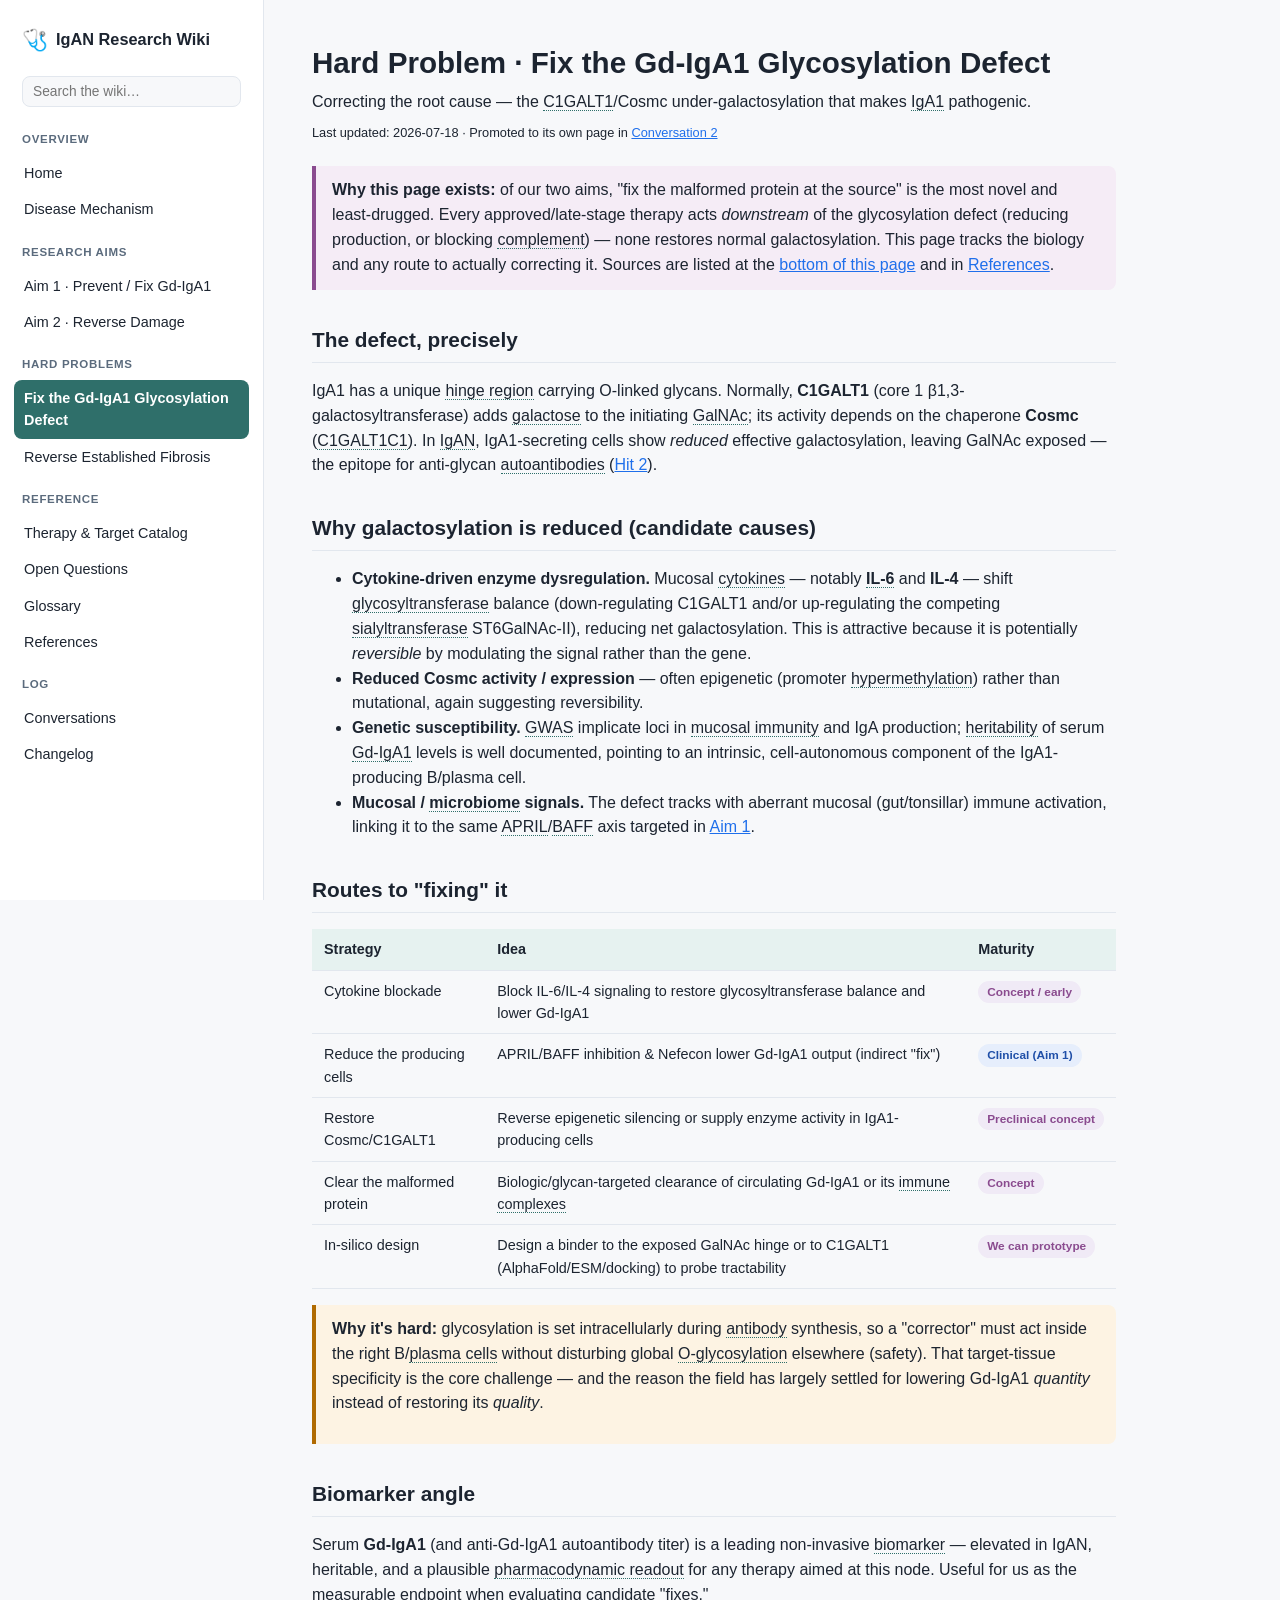
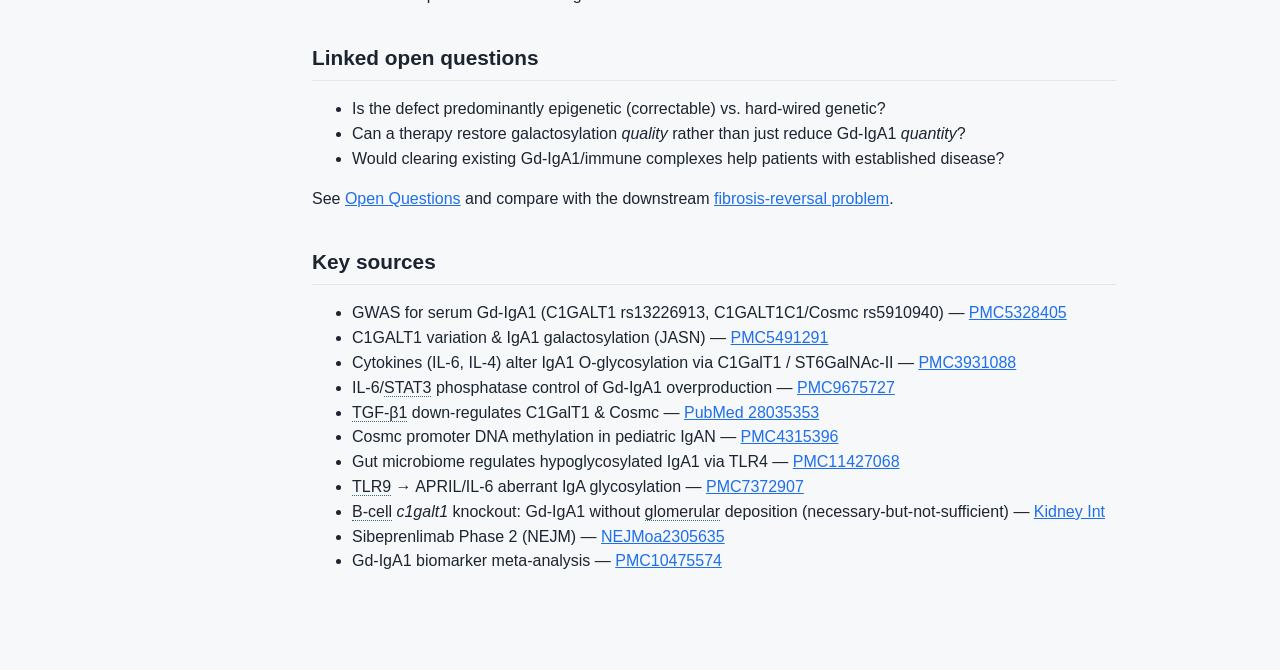
<file: wiki/hardproblem-glycosylation.html>
<!doctype html>
<html lang="en">
<head>
<meta charset="utf-8">
<meta name="viewport" content="width=device-width, initial-scale=1">
<title>Fix the Gd-IgA1 Glycosylation Defect — IgAN Research Wiki</title>
<link rel="stylesheet" href="style.css">
</head>
<body>
<nav class="sidebar"></nav>

<main class="main">
  <h1>Hard Problem · Fix the Gd-IgA1 Glycosylation Defect</h1>
  <p class="subtitle">Correcting the root cause — the C1GALT1/Cosmc under-galactosylation that makes IgA1 pathogenic.</p>
  <p class="updated">Last updated: 2026-07-18 · Promoted to its own page in <a href="conversations.html#c2">Conversation 2</a></p>

  <div class="callout q">
    <strong>Why this page exists:</strong> of our two aims, "fix the malformed protein at the source" is the most
    novel and least-drugged. Every approved/late-stage therapy acts <em>downstream</em> of the glycosylation defect
    (reducing production, or blocking complement) — none restores normal galactosylation. This page tracks the
    biology and any route to actually correcting it. Sources are listed at the
    <a href="#sources">bottom of this page</a> and in <a href="references.html#c2">References</a>.
  </div>

  <h2>The defect, precisely</h2>
  <p>IgA1 has a unique hinge region carrying O-linked glycans. Normally, <strong>C1GALT1</strong> (core 1
  β1,3-galactosyltransferase) adds galactose to the initiating GalNAc; its activity depends on the chaperone
  <strong>Cosmc</strong> (C1GALT1C1). In IgAN, IgA1-secreting cells show <em>reduced</em> effective galactosylation,
  leaving GalNAc exposed — the epitope for anti-glycan autoantibodies (<a href="mechanism.html">Hit 2</a>).</p>

  <h2>Why galactosylation is reduced (candidate causes)</h2>
  <ul>
    <li><strong>Cytokine-driven enzyme dysregulation.</strong> Mucosal cytokines — notably <strong>IL-6</strong>
    and <strong>IL-4</strong> — shift glycosyltransferase balance (down-regulating C1GALT1 and/or up-regulating the
    competing sialyltransferase ST6GalNAc-II), reducing net galactosylation. This is attractive because it is
    potentially <em>reversible</em> by modulating the signal rather than the gene.</li>
    <li><strong>Reduced Cosmc activity / expression</strong> — often epigenetic (promoter hypermethylation) rather
    than mutational, again suggesting reversibility.</li>
    <li><strong>Genetic susceptibility.</strong> GWAS implicate loci in mucosal immunity and IgA production;
    heritability of serum Gd-IgA1 levels is well documented, pointing to an intrinsic, cell-autonomous component
    of the IgA1-producing B/plasma cell.</li>
    <li><strong>Mucosal / microbiome signals.</strong> The defect tracks with aberrant mucosal (gut/tonsillar)
    immune activation, linking it to the same APRIL/BAFF axis targeted in <a href="aim-prevention.html">Aim 1</a>.</li>
  </ul>

  <h2>Routes to "fixing" it</h2>
  <table>
    <thead><tr><th>Strategy</th><th>Idea</th><th>Maturity</th></tr></thead>
    <tbody>
      <tr><td>Cytokine blockade</td><td>Block IL-6/IL-4 signaling to restore glycosyltransferase balance and lower Gd-IgA1</td><td><span class="pill research">Concept / early</span></td></tr>
      <tr><td>Reduce the producing cells</td><td>APRIL/BAFF inhibition &amp; Nefecon lower Gd-IgA1 output (indirect "fix")</td><td><span class="pill phase3">Clinical (Aim 1)</span></td></tr>
      <tr><td>Restore Cosmc/C1GALT1</td><td>Reverse epigenetic silencing or supply enzyme activity in IgA1-producing cells</td><td><span class="pill research">Preclinical concept</span></td></tr>
      <tr><td>Clear the malformed protein</td><td>Biologic/glycan-targeted clearance of circulating Gd-IgA1 or its immune complexes</td><td><span class="pill research">Concept</span></td></tr>
      <tr><td>In-silico design</td><td>Design a binder to the exposed GalNAc hinge or to C1GALT1 (AlphaFold/ESM/docking) to probe tractability</td><td><span class="pill research">We can prototype</span></td></tr>
    </tbody>
  </table>

  <div class="callout warn">
    <strong>Why it's hard:</strong> glycosylation is set intracellularly during antibody synthesis, so a
    "corrector" must act inside the right B/plasma cells without disturbing global O-glycosylation elsewhere
    (safety). That target-tissue specificity is the core challenge — and the reason the field has largely settled
    for lowering Gd-IgA1 <em>quantity</em> instead of restoring its <em>quality</em>.</p>
  </div>

  <h2>Biomarker angle</h2>
  <p>Serum <strong>Gd-IgA1</strong> (and anti-Gd-IgA1 autoantibody titer) is a leading non-invasive biomarker —
  elevated in IgAN, heritable, and a plausible pharmacodynamic readout for any therapy aimed at this node. Useful
  for us as the measurable endpoint when evaluating candidate "fixes."</p>

  <h2>Linked open questions</h2>
  <ul>
    <li>Is the defect predominantly epigenetic (correctable) vs. hard-wired genetic?</li>
    <li>Can a therapy restore galactosylation <em>quality</em> rather than just reduce Gd-IgA1 <em>quantity</em>?</li>
    <li>Would clearing existing Gd-IgA1/immune complexes help patients with established disease?</li>
  </ul>
  <p>See <a href="open-questions.html">Open Questions</a> and compare with the downstream
  <a href="hardproblem-fibrosis.html">fibrosis-reversal problem</a>.</p>

  <h2 id="sources">Key sources</h2>
  <ul>
    <li>GWAS for serum Gd-IgA1 (C1GALT1 rs13226913, C1GALT1C1/Cosmc rs5910940) —
      <a href="https://www.ncbi.nlm.nih.gov/pmc/articles/PMC5328405/">PMC5328405</a></li>
    <li>C1GALT1 variation &amp; IgA1 galactosylation (JASN) —
      <a href="https://pmc.ncbi.nlm.nih.gov/articles/PMC5491291/">PMC5491291</a></li>
    <li>Cytokines (IL-6, IL-4) alter IgA1 O-glycosylation via C1GalT1 / ST6GalNAc-II —
      <a href="https://pmc.ncbi.nlm.nih.gov/articles/PMC3931088/">PMC3931088</a></li>
    <li>IL-6/STAT3 phosphatase control of Gd-IgA1 overproduction —
      <a href="https://www.ncbi.nlm.nih.gov/pmc/articles/PMC9675727/">PMC9675727</a></li>
    <li>TGF-β1 down-regulates C1GalT1 &amp; Cosmc —
      <a href="https://pubmed.ncbi.nlm.nih.gov/28035353/">PubMed 28035353</a></li>
    <li>Cosmc promoter DNA methylation in pediatric IgAN —
      <a href="https://www.ncbi.nlm.nih.gov/pmc/articles/PMC4315396/">PMC4315396</a></li>
    <li>Gut microbiome regulates hypoglycosylated IgA1 via TLR4 —
      <a href="https://pmc.ncbi.nlm.nih.gov/articles/PMC11427068/">PMC11427068</a></li>
    <li>TLR9 → APRIL/IL-6 aberrant IgA glycosylation —
      <a href="https://pmc.ncbi.nlm.nih.gov/articles/PMC7372907/">PMC7372907</a></li>
    <li>B-cell <em>c1galt1</em> knockout: Gd-IgA1 without glomerular deposition (necessary-but-not-sufficient) —
      <a href="https://www.sciencedirect.com/science/article/pii/S0085253826002358">Kidney Int</a></li>
    <li>Sibeprenlimab Phase 2 (NEJM) —
      <a href="https://www.nejm.org/doi/full/10.1056/NEJMoa2305635">NEJMoa2305635</a></li>
    <li>Gd-IgA1 biomarker meta-analysis —
      <a href="https://www.ncbi.nlm.nih.gov/pmc/articles/PMC10475574/">PMC10475574</a></li>
  </ul>
</main>
<script src="wiki.js"></script>
<script src="glossary-data.js"></script>
<script src="glossary.js"></script>
</body>
</html>
</file>
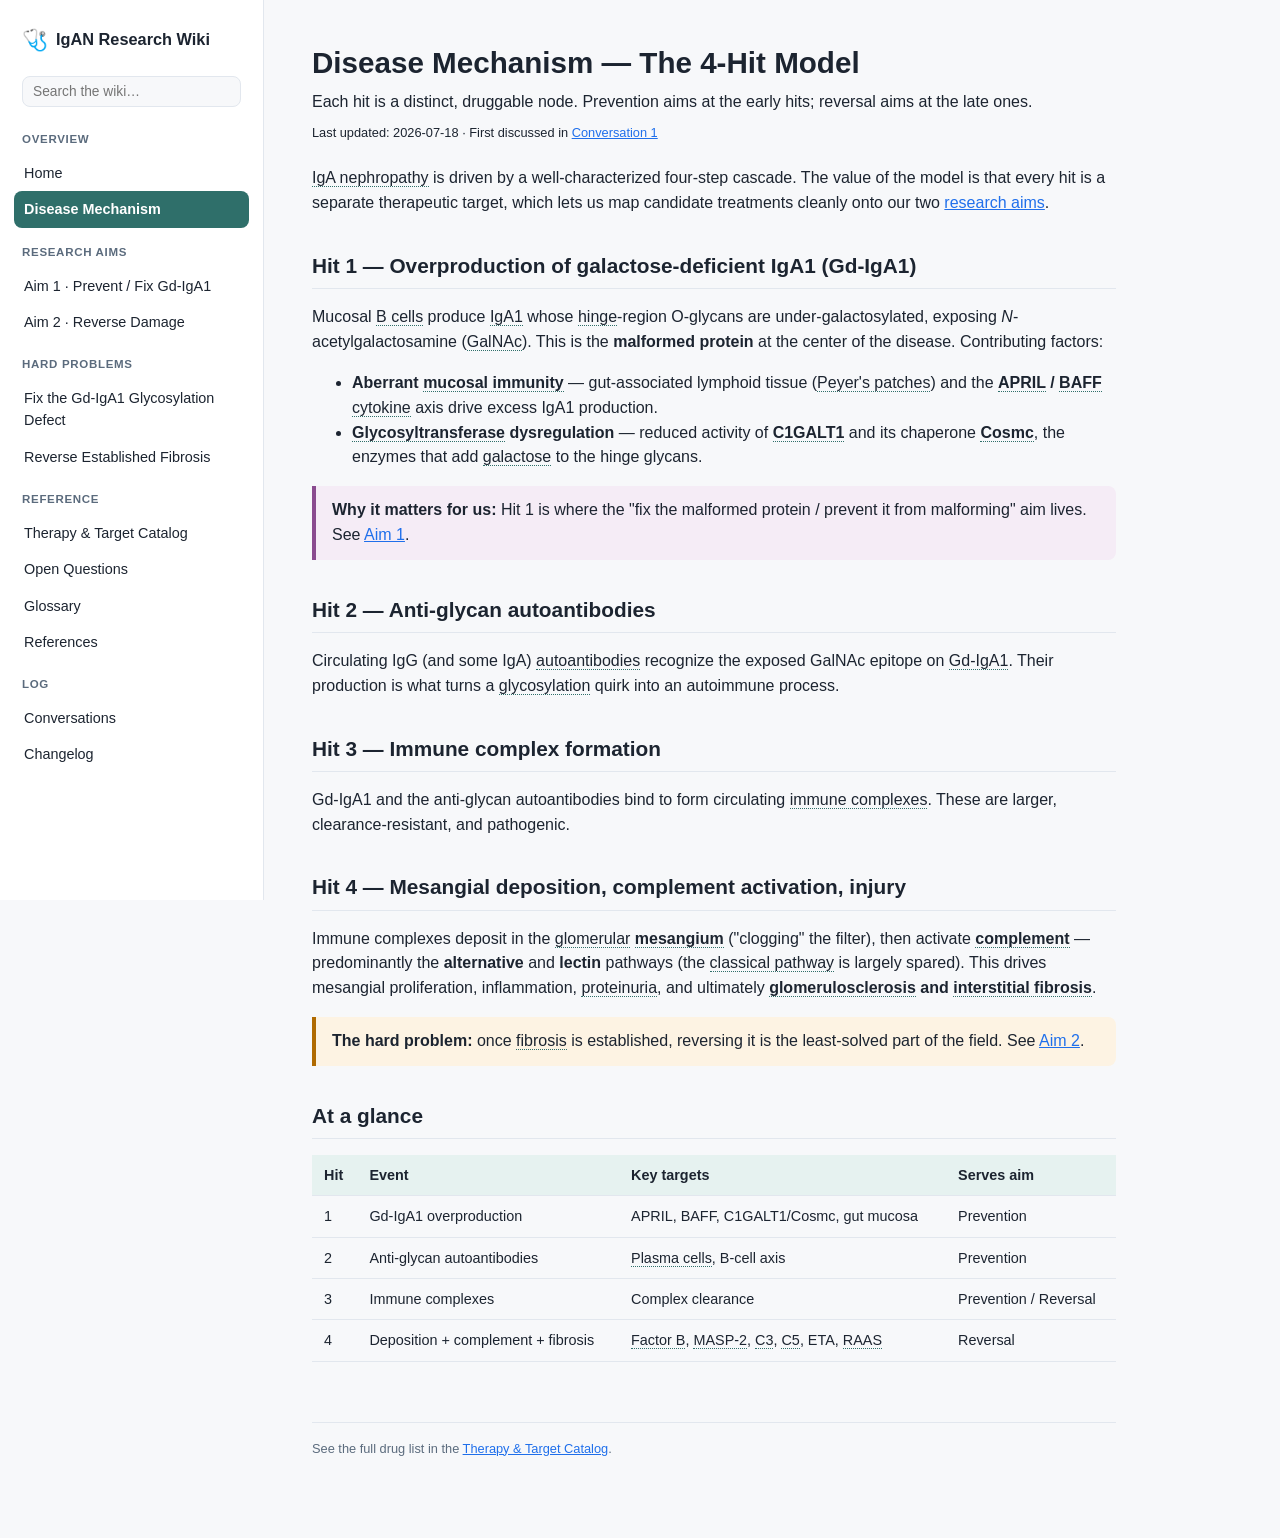
<file: wiki/mechanism.html>
<!doctype html>
<html lang="en">
<head>
<meta charset="utf-8">
<meta name="viewport" content="width=device-width, initial-scale=1">
<title>Disease Mechanism — IgAN Research Wiki</title>
<link rel="stylesheet" href="style.css">
</head>
<body>
<nav class="sidebar"></nav>

<main class="main">
  <h1>Disease Mechanism — The 4-Hit Model</h1>
  <p class="subtitle">Each hit is a distinct, druggable node. Prevention aims at the early hits; reversal aims at the late ones.</p>
  <p class="updated">Last updated: 2026-07-18 · First discussed in <a href="conversations.html#c1">Conversation 1</a></p>

  <p>IgA nephropathy is driven by a well-characterized four-step cascade. The value of the model is that
  every hit is a separate therapeutic target, which lets us map candidate treatments cleanly onto our two
  <a href="index.html">research aims</a>.</p>

  <h2>Hit 1 — Overproduction of galactose-deficient IgA1 (Gd-IgA1)</h2>
  <p>Mucosal B cells produce IgA1 whose hinge-region O-glycans are under-galactosylated, exposing
  <em>N</em>-acetylgalactosamine (GalNAc). This is the <strong>malformed protein</strong> at the center of the
  disease. Contributing factors:</p>
  <ul>
    <li><strong>Aberrant mucosal immunity</strong> — gut-associated lymphoid tissue (Peyer's patches) and the
    <strong>APRIL / BAFF</strong> cytokine axis drive excess IgA1 production.</li>
    <li><strong>Glycosyltransferase dysregulation</strong> — reduced activity of <strong>C1GALT1</strong> and its
    chaperone <strong>Cosmc</strong>, the enzymes that add galactose to the hinge glycans.</li>
  </ul>
  <div class="callout q">
    <strong>Why it matters for us:</strong> Hit 1 is where the "fix the malformed protein / prevent it from
    malforming" aim lives. See <a href="aim-prevention.html">Aim 1</a>.
  </div>

  <h2>Hit 2 — Anti-glycan autoantibodies</h2>
  <p>Circulating IgG (and some IgA) autoantibodies recognize the exposed GalNAc epitope on Gd-IgA1. Their
  production is what turns a glycosylation quirk into an autoimmune process.</p>

  <h2>Hit 3 — Immune complex formation</h2>
  <p>Gd-IgA1 and the anti-glycan autoantibodies bind to form circulating immune complexes. These are larger,
  clearance-resistant, and pathogenic.</p>

  <h2>Hit 4 — Mesangial deposition, complement activation, injury</h2>
  <p>Immune complexes deposit in the glomerular <strong>mesangium</strong> ("clogging" the filter), then activate
  <strong>complement</strong> — predominantly the <strong>alternative</strong> and <strong>lectin</strong> pathways
  (the classical pathway is largely spared). This drives mesangial proliferation, inflammation, proteinuria, and
  ultimately <strong>glomerulosclerosis and interstitial fibrosis</strong>.</p>
  <div class="callout warn">
    <strong>The hard problem:</strong> once fibrosis is established, reversing it is the least-solved part of the
    field. See <a href="aim-reversal.html">Aim 2</a>.
  </div>

  <h2>At a glance</h2>
  <table>
    <thead><tr><th>Hit</th><th>Event</th><th>Key targets</th><th>Serves aim</th></tr></thead>
    <tbody>
      <tr><td>1</td><td>Gd-IgA1 overproduction</td><td>APRIL, BAFF, C1GALT1/Cosmc, gut mucosa</td><td>Prevention</td></tr>
      <tr><td>2</td><td>Anti-glycan autoantibodies</td><td>Plasma cells, B-cell axis</td><td>Prevention</td></tr>
      <tr><td>3</td><td>Immune complexes</td><td>Complex clearance</td><td>Prevention / Reversal</td></tr>
      <tr><td>4</td><td>Deposition + complement + fibrosis</td><td>Factor B, MASP-2, C3, C5, ETA, RAAS</td><td>Reversal</td></tr>
    </tbody>
  </table>

  <div class="footer">See the full drug list in the <a href="therapies.html">Therapy &amp; Target Catalog</a>.</div>
</main>
<script src="wiki.js"></script>
<script src="glossary-data.js"></script>
<script src="glossary.js"></script>
</body>
</html>
</file>
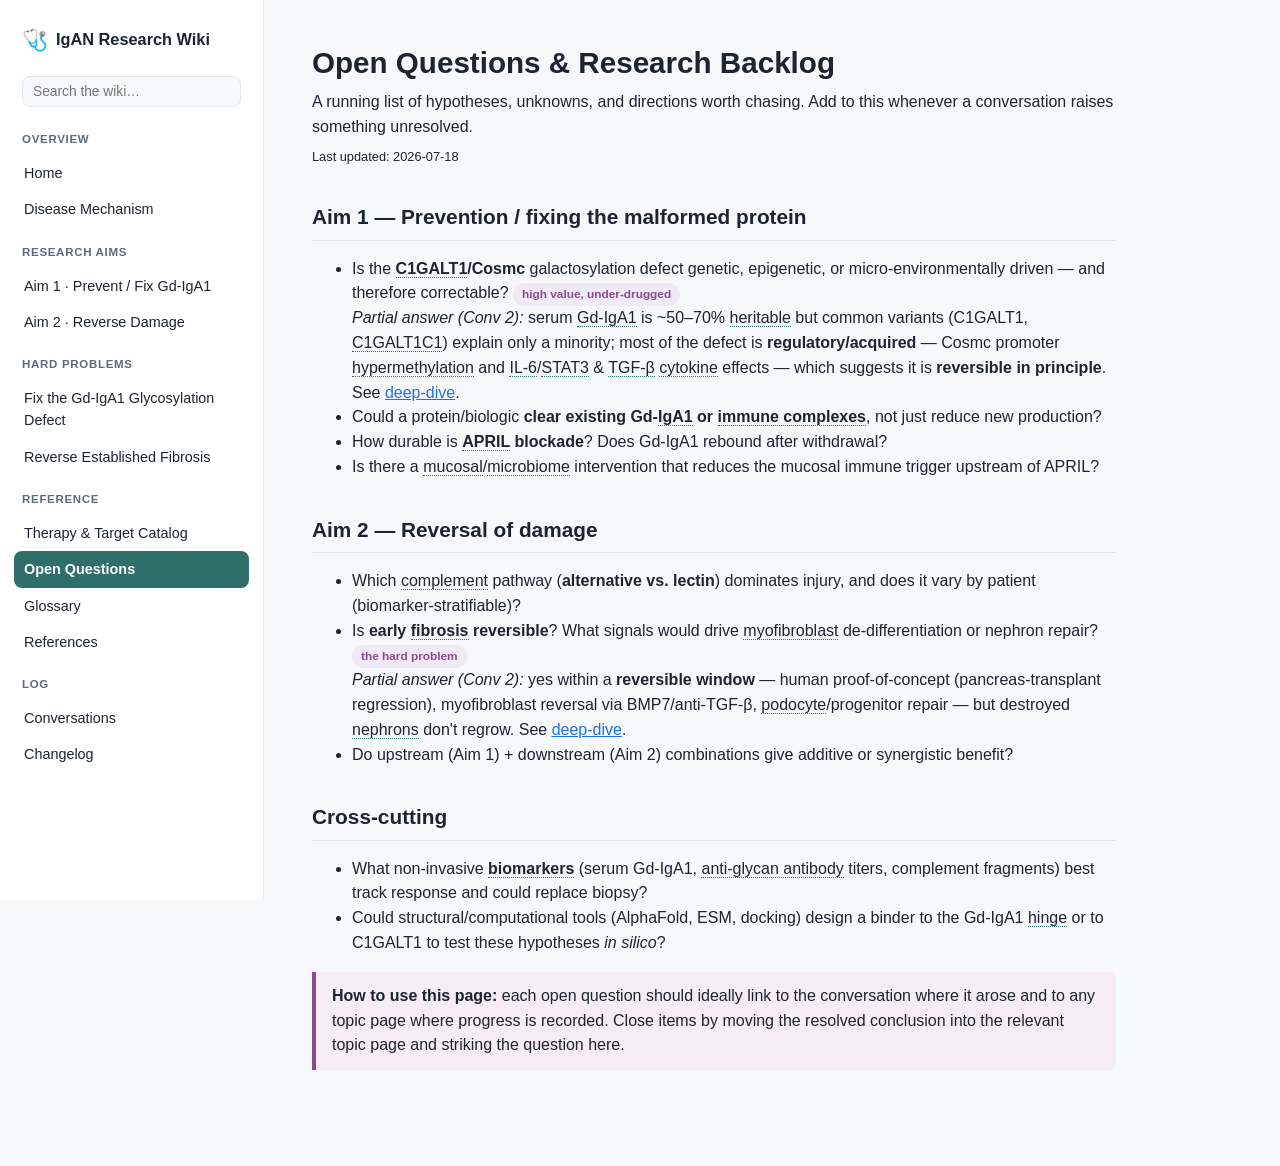
<file: wiki/open-questions.html>
<!doctype html>
<html lang="en">
<head>
<meta charset="utf-8">
<meta name="viewport" content="width=device-width, initial-scale=1">
<title>Open Questions — IgAN Research Wiki</title>
<link rel="stylesheet" href="style.css">
</head>
<body>
<nav class="sidebar"></nav>

<main class="main">
  <h1>Open Questions &amp; Research Backlog</h1>
  <p class="subtitle">A running list of hypotheses, unknowns, and directions worth chasing. Add to this whenever a conversation raises something unresolved.</p>
  <p class="updated">Last updated: 2026-07-18</p>

  <h2>Aim 1 — Prevention / fixing the malformed protein</h2>
  <ul>
    <li>Is the <strong>C1GALT1/Cosmc</strong> galactosylation defect genetic, epigenetic, or micro-environmentally
    driven — and therefore correctable? <span class="pill research">high value, under-drugged</span><br>
    <em>Partial answer (Conv 2):</em> serum Gd-IgA1 is ~50–70% heritable but common variants (C1GALT1, C1GALT1C1)
    explain only a minority; most of the defect is <strong>regulatory/acquired</strong> — Cosmc promoter
    hypermethylation and IL-6/STAT3 &amp; TGF-β cytokine effects — which suggests it is <strong>reversible in
    principle</strong>. See <a href="hardproblem-glycosylation.html">deep-dive</a>.</li>
    <li>Could a protein/biologic <strong>clear existing Gd-IgA1 or immune complexes</strong>, not just reduce new
    production?</li>
    <li>How durable is <strong>APRIL blockade</strong>? Does Gd-IgA1 rebound after withdrawal?</li>
    <li>Is there a mucosal/microbiome intervention that reduces the mucosal immune trigger upstream of APRIL?</li>
  </ul>

  <h2>Aim 2 — Reversal of damage</h2>
  <ul>
    <li>Which complement pathway (<strong>alternative vs. lectin</strong>) dominates injury, and does it vary by
    patient (biomarker-stratifiable)?</li>
    <li>Is <strong>early fibrosis reversible</strong>? What signals would drive myofibroblast de-differentiation or
    nephron repair? <span class="pill research">the hard problem</span><br>
    <em>Partial answer (Conv 2):</em> yes within a <strong>reversible window</strong> — human proof-of-concept
    (pancreas-transplant regression), myofibroblast reversal via BMP7/anti-TGF-β, podocyte/progenitor repair — but
    destroyed nephrons don't regrow. See <a href="hardproblem-fibrosis.html">deep-dive</a>.</li>
    <li>Do upstream (Aim 1) + downstream (Aim 2) combinations give additive or synergistic benefit?</li>
  </ul>

  <h2>Cross-cutting</h2>
  <ul>
    <li>What non-invasive <strong>biomarkers</strong> (serum Gd-IgA1, anti-glycan antibody titers, complement
    fragments) best track response and could replace biopsy?</li>
    <li>Could structural/computational tools (AlphaFold, ESM, docking) design a binder to the Gd-IgA1 hinge or to
    C1GALT1 to test these hypotheses <em>in silico</em>?</li>
  </ul>

  <div class="callout q">
    <strong>How to use this page:</strong> each open question should ideally link to the conversation where it
    arose and to any topic page where progress is recorded. Close items by moving the resolved conclusion into the
    relevant topic page and striking the question here.
  </div>
</main>
<script src="wiki.js"></script>
<script src="glossary-data.js"></script>
<script src="glossary.js"></script>
</body>
</html>
</file>
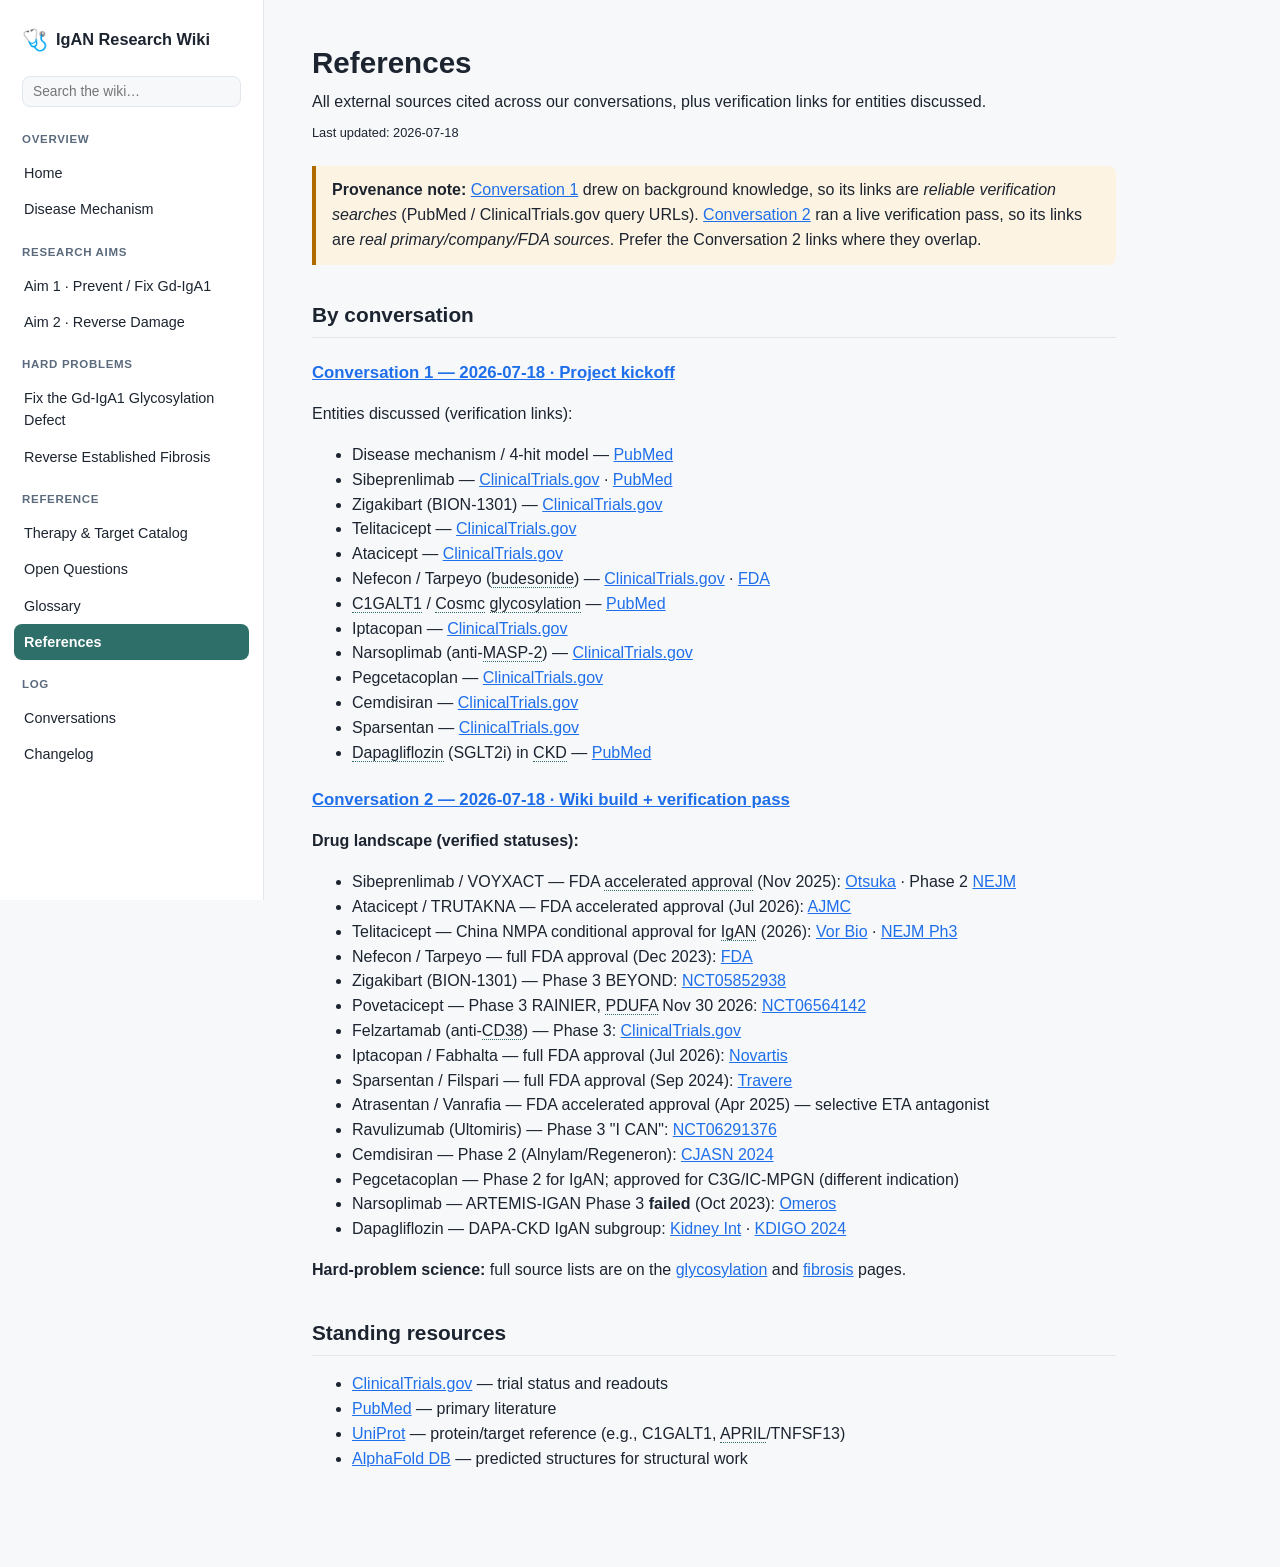
<file: wiki/references.html>
<!doctype html>
<html lang="en">
<head>
<meta charset="utf-8">
<meta name="viewport" content="width=device-width, initial-scale=1">
<title>References — IgAN Research Wiki</title>
<link rel="stylesheet" href="style.css">
</head>
<body>
<nav class="sidebar"></nav>

<main class="main">
  <h1>References</h1>
  <p class="subtitle">All external sources cited across our conversations, plus verification links for entities discussed.</p>
  <p class="updated">Last updated: 2026-07-18</p>

  <div class="callout warn">
    <strong>Provenance note:</strong> <a href="conversations.html#c1">Conversation 1</a> drew on background
    knowledge, so its links are <em>reliable verification searches</em> (PubMed / ClinicalTrials.gov query URLs).
    <a href="conversations.html#c2">Conversation 2</a> ran a live verification pass, so its links are
    <em>real primary/company/FDA sources</em>. Prefer the Conversation 2 links where they overlap.
  </div>

  <h2>By conversation</h2>
  <h3><a href="conversations.html#c1">Conversation 1 — 2026-07-18 · Project kickoff</a></h3>
  <p>Entities discussed (verification links):</p>
  <ul>
    <li>Disease mechanism / 4-hit model —
      <a href="https://pubmed.ncbi.nlm.nih.gov/?term=IgA+nephropathy+galactose-deficient+IgA1+four-hit">PubMed</a></li>
    <li>Sibeprenlimab —
      <a href="https://clinicaltrials.gov/search?intr=sibeprenlimab">ClinicalTrials.gov</a> ·
      <a href="https://pubmed.ncbi.nlm.nih.gov/?term=sibeprenlimab+IgA+nephropathy">PubMed</a></li>
    <li>Zigakibart (BION-1301) —
      <a href="https://clinicaltrials.gov/search?intr=zigakibart">ClinicalTrials.gov</a></li>
    <li>Telitacicept —
      <a href="https://clinicaltrials.gov/search?intr=telitacicept">ClinicalTrials.gov</a></li>
    <li>Atacicept —
      <a href="https://clinicaltrials.gov/search?intr=atacicept">ClinicalTrials.gov</a></li>
    <li>Nefecon / Tarpeyo (budesonide) —
      <a href="https://clinicaltrials.gov/search?intr=Nefecon">ClinicalTrials.gov</a> ·
      <a href="https://www.accessdata.fda.gov/scripts/cder/daf/index.cfm?event=overview.process&ApplNo=215935">FDA</a></li>
    <li>C1GALT1 / Cosmc glycosylation —
      <a href="https://pubmed.ncbi.nlm.nih.gov/?term=C1GALT1+Cosmc+IgA1+galactosylation">PubMed</a></li>
    <li>Iptacopan —
      <a href="https://clinicaltrials.gov/search?intr=iptacopan">ClinicalTrials.gov</a></li>
    <li>Narsoplimab (anti-MASP-2) —
      <a href="https://clinicaltrials.gov/search?intr=narsoplimab">ClinicalTrials.gov</a></li>
    <li>Pegcetacoplan —
      <a href="https://clinicaltrials.gov/search?intr=pegcetacoplan+IgA">ClinicalTrials.gov</a></li>
    <li>Cemdisiran —
      <a href="https://clinicaltrials.gov/search?intr=cemdisiran">ClinicalTrials.gov</a></li>
    <li>Sparsentan —
      <a href="https://clinicaltrials.gov/search?intr=sparsentan">ClinicalTrials.gov</a></li>
    <li>Dapagliflozin (SGLT2i) in CKD —
      <a href="https://pubmed.ncbi.nlm.nih.gov/?term=dapagliflozin+IgA+nephropathy+CKD">PubMed</a></li>
  </ul>

  <h3 id="c2"><a href="conversations.html#c2">Conversation 2 — 2026-07-18 · Wiki build + verification pass</a></h3>
  <p><strong>Drug landscape (verified statuses):</strong></p>
  <ul>
    <li>Sibeprenlimab / VOYXACT — FDA accelerated approval (Nov 2025):
      <a href="https://www.otsuka-us.com/news/otsuka-receives-fda-accelerated-approval-voyxactr-sibeprenlimab-szsi-reduction-proteinuria">Otsuka</a> ·
      Phase 2 <a href="https://www.nejm.org/doi/full/10.1056/NEJMoa2305635">NEJM</a></li>
    <li>Atacicept / TRUTAKNA — FDA accelerated approval (Jul 2026):
      <a href="https://www.ajmc.com/view/fda-approves-atacicept-for-iga-nephropathy">AJMC</a></li>
    <li>Telitacicept — China NMPA conditional approval for IgAN (2026):
      <a href="https://ir.vorbio.com/news-releases/news-release-details/telitacicept-receives-nmpa-conditional-approval-treatment-iga">Vor Bio</a> ·
      <a href="https://www.nejm.org/doi/full/10.1056/NEJMoa2514415">NEJM Ph3</a></li>
    <li>Nefecon / Tarpeyo — full FDA approval (Dec 2023):
      <a href="https://www.fda.gov/drugs/fda-approves-first-drug-decrease-urine-protein-iga-nephropathy-rare-kidney-disease">FDA</a></li>
    <li>Zigakibart (BION-1301) — Phase 3 BEYOND:
      <a href="https://clinicaltrials.gov/study/NCT05852938">NCT05852938</a></li>
    <li>Povetacicept — Phase 3 RAINIER, PDUFA Nov 30 2026:
      <a href="https://clinicaltrials.gov/study/NCT06564142">NCT06564142</a></li>
    <li>Felzartamab (anti-CD38) — Phase 3:
      <a href="https://clinicaltrials.gov/study/NCT05065970">ClinicalTrials.gov</a></li>
    <li>Iptacopan / Fabhalta — full FDA approval (Jul 2026):
      <a href="https://www.novartis.com/news/media-releases/novartis-fabhalta-iptacopan-receives-fda-traditional-approval-first-and-only-complement-inhibitor-significantly-slow-kidney-function-decline-primary-igan">Novartis</a></li>
    <li>Sparsentan / Filspari — full FDA approval (Sep 2024):
      <a href="https://ir.travere.com/news-releases/news-release-details/travere-therapeutics-announces-full-fda-approval-filsparir/">Travere</a></li>
    <li>Atrasentan / Vanrafia — FDA accelerated approval (Apr 2025) — selective ETA antagonist</li>
    <li>Ravulizumab (Ultomiris) — Phase 3 "I CAN":
      <a href="https://clinicaltrials.gov/study/NCT06291376">NCT06291376</a></li>
    <li>Cemdisiran — Phase 2 (Alnylam/Regeneron):
      <a href="https://pubmed.ncbi.nlm.nih.gov/38214599/">CJASN 2024</a></li>
    <li>Pegcetacoplan — Phase 2 for IgAN; approved for C3G/IC-MPGN (different indication)</li>
    <li>Narsoplimab — ARTEMIS-IGAN Phase 3 <strong>failed</strong> (Oct 2023):
      <a href="https://investor.omeros.com/news-releases/news-release-details/omeros-corporation-provides-update-interim-analysis-artemis-igan">Omeros</a></li>
    <li>Dapagliflozin — DAPA-CKD IgAN subgroup:
      <a href="https://www.kidney-international.org/article/S0085-2538(21)00396-3/fulltext">Kidney Int</a> ·
      <a href="https://kdigo.org/wp-content/uploads/2024/08/KDIGO-2024-IgAN-IgAV-Guideline-Public-Review-Draft.pdf">KDIGO 2024</a></li>
  </ul>
  <p><strong>Hard-problem science:</strong> full source lists are on the
  <a href="hardproblem-glycosylation.html#sources">glycosylation</a> and
  <a href="hardproblem-fibrosis.html#sources">fibrosis</a> pages.</p>

  <h2>Standing resources</h2>
  <ul>
    <li><a href="https://clinicaltrials.gov/">ClinicalTrials.gov</a> — trial status and readouts</li>
    <li><a href="https://pubmed.ncbi.nlm.nih.gov/">PubMed</a> — primary literature</li>
    <li><a href="https://www.uniprot.org/">UniProt</a> — protein/target reference (e.g., C1GALT1, APRIL/TNFSF13)</li>
    <li><a href="https://alphafold.ebi.ac.uk/">AlphaFold DB</a> — predicted structures for structural work</li>
  </ul>
</main>
<script src="wiki.js"></script>
<script src="glossary-data.js"></script>
<script src="glossary.js"></script>
</body>
</html>
</file>
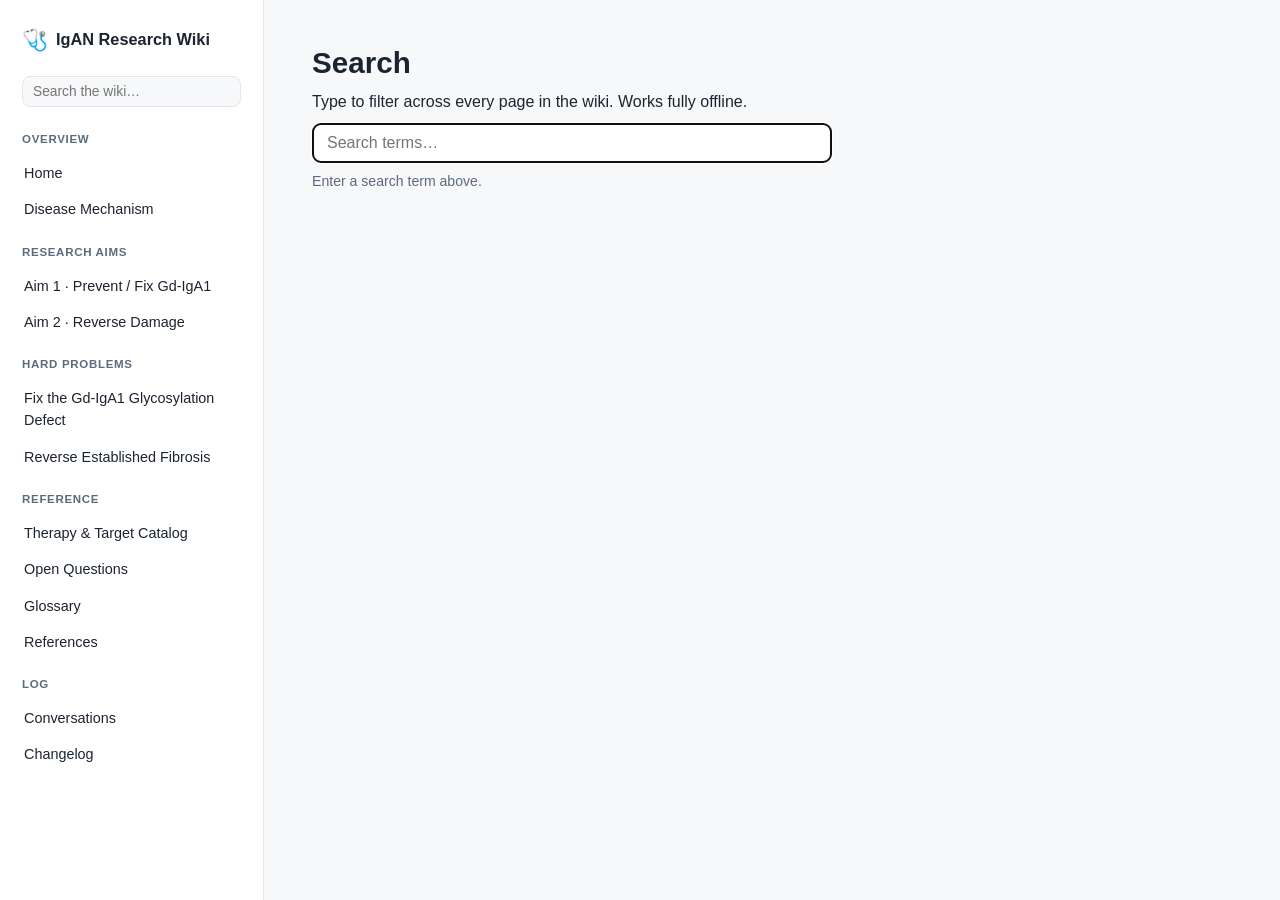
<file: wiki/search.html>
<!doctype html>
<html lang="en">
<head>
<meta charset="utf-8">
<meta name="viewport" content="width=device-width, initial-scale=1">
<title>Search — IgAN Research Wiki</title>
<link rel="stylesheet" href="style.css">
</head>
<body>
<nav class="sidebar"></nav>

<main class="main">
  <h1>Search</h1>
  <p class="subtitle">Type to filter across every page in the wiki. Works fully offline.</p>
  <form onsubmit="return runSearch(event)">
    <input type="search" id="q" placeholder="Search terms…" autofocus
      style="width:100%;max-width:520px;padding:10px 14px;border:1px solid var(--line);border-radius:8px;font-size:1rem;">
  </form>
  <div class="search-meta" id="meta"></div>
  <div id="results"></div>
</main>

<script src="search-index.js"></script>
<script>
function escapeHtml(s){return s.replace(/[&<>"]/g,function(c){return {'&':'&amp;','<':'&lt;','>':'&gt;','"':'&quot;'}[c];});}
function highlight(text, terms){
  var out = escapeHtml(text);
  terms.forEach(function(t){
    if(!t) return;
    var re = new RegExp('(' + t.replace(/[.*+?^${}()|[\]\\]/g,'\\$&') + ')','ig');
    out = out.replace(re,'<mark>$1</mark>');
  });
  return out;
}
function runSearch(e){ if(e) e.preventDefault(); render(document.getElementById('q').value); return false; }
function render(query){
  var q = (query||'').trim().toLowerCase();
  var terms = q.split(/\s+/).filter(Boolean);
  var results = document.getElementById('results');
  var meta = document.getElementById('meta');
  if(!terms.length){ results.innerHTML=''; meta.textContent='Enter a search term above.'; return; }
  var hits = SEARCH_INDEX.map(function(p){
    var hay = (p.title + ' ' + p.text).toLowerCase();
    var score = terms.reduce(function(s,t){ return s + (hay.indexOf(t)>-1 ? 1 : 0); }, 0);
    return {p:p, score:score};
  }).filter(function(h){ return h.score>0; })
    .sort(function(a,b){ return b.score-a.score; });
  meta.textContent = hits.length + ' page' + (hits.length===1?'':'s') + ' match “' + query.trim() + '”.';
  results.innerHTML = hits.map(function(h){
    var snippet = h.p.text.length>180 ? h.p.text.slice(0,180)+'…' : h.p.text;
    return '<a class="search-result" href="'+h.p.url+'">' +
      '<div class="sr-title">'+highlight(h.p.title,terms)+'</div>' +
      '<div class="sr-url">'+h.p.url+'</div>' +
      '<div class="sr-text">'+highlight(snippet,terms)+'</div></a>';
  }).join('');
}
document.getElementById('q').addEventListener('input', function(){ render(this.value); });
(function(){
  var m = location.search.match(/[?&]q=([^&]*)/);
  if(m){ var v = decodeURIComponent(m[1].replace(/\+/g,' ')); document.getElementById('q').value = v; render(v); }
  else { document.getElementById('meta').textContent = 'Enter a search term above.'; }
})();
</script>
<script src="wiki.js"></script>
<script src="glossary-data.js"></script>
<script src="glossary.js"></script>
</body>
</html>
</file>
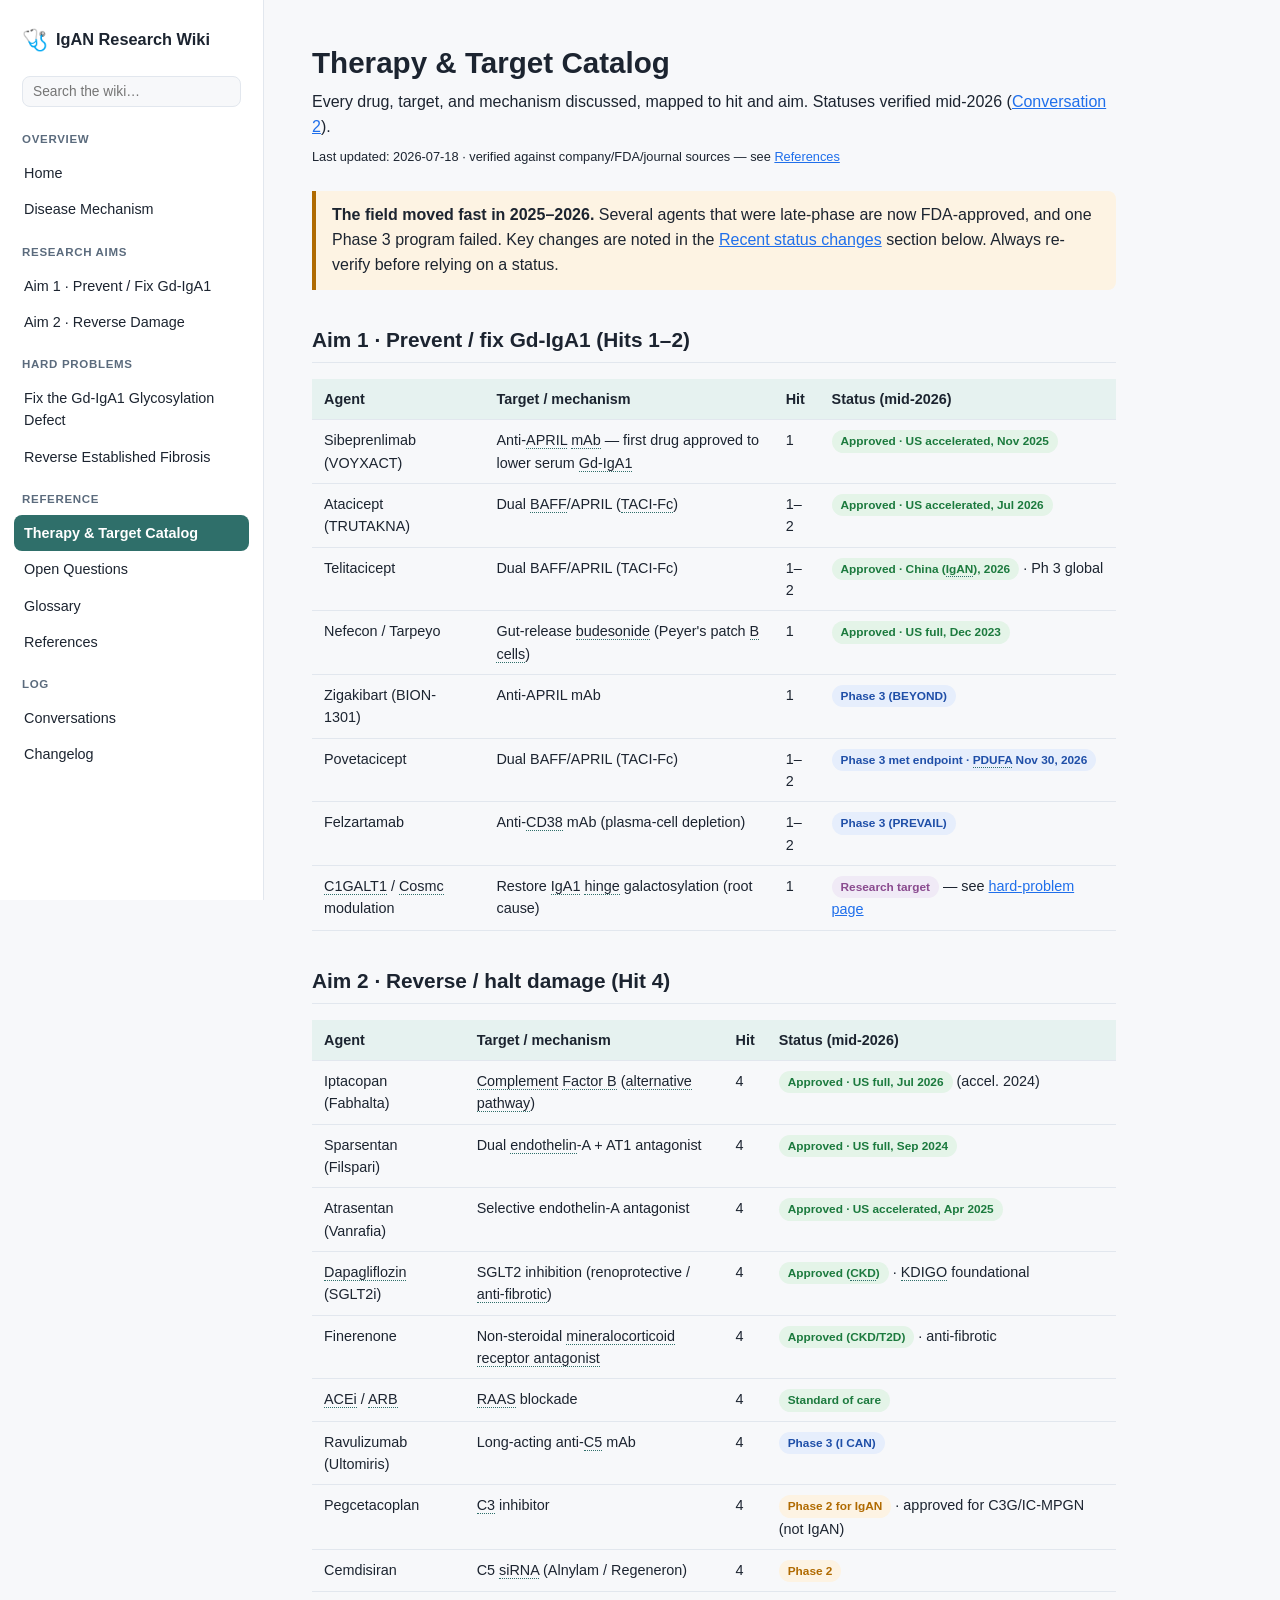
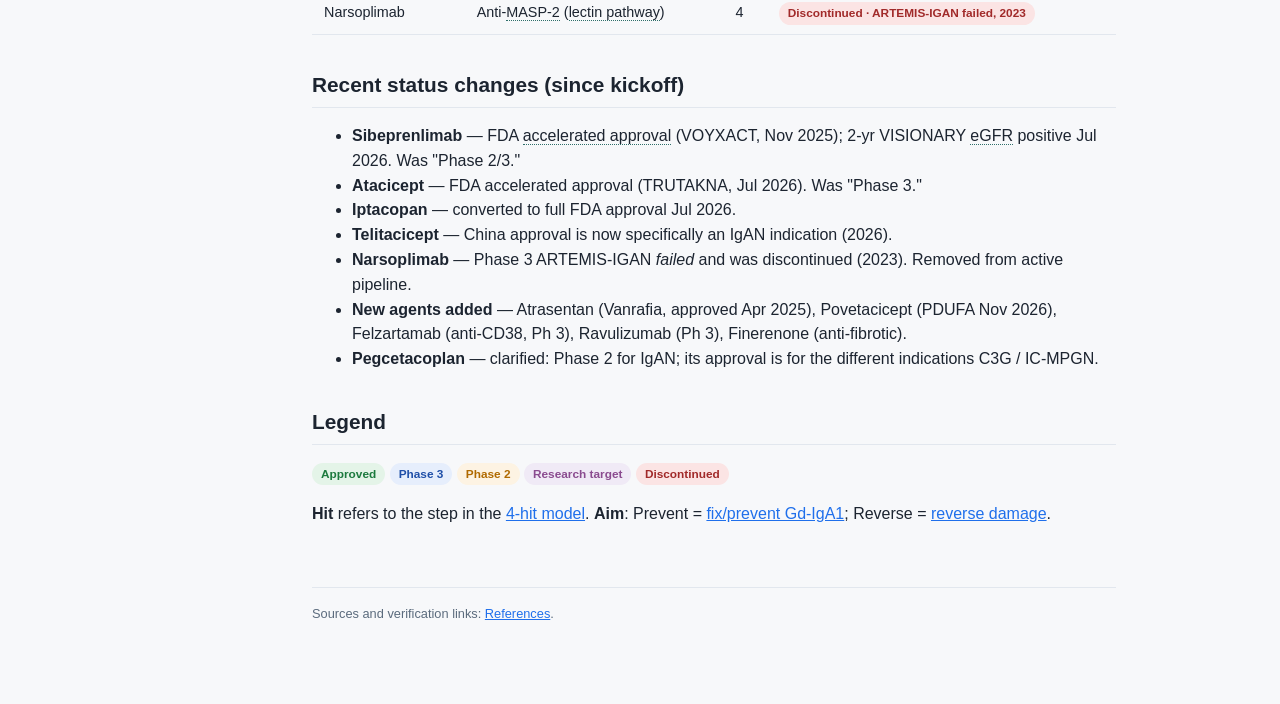
<file: wiki/therapies.html>
<!doctype html>
<html lang="en">
<head>
<meta charset="utf-8">
<meta name="viewport" content="width=device-width, initial-scale=1">
<title>Therapy &amp; Target Catalog — IgAN Research Wiki</title>
<link rel="stylesheet" href="style.css">
</head>
<body>
<nav class="sidebar"></nav>

<main class="main">
  <h1>Therapy &amp; Target Catalog</h1>
  <p class="subtitle">Every drug, target, and mechanism discussed, mapped to hit and aim. Statuses verified mid-2026 (<a href="conversations.html#c2">Conversation 2</a>).</p>
  <p class="updated">Last updated: 2026-07-18 · verified against company/FDA/journal sources — see <a href="references.html#c2">References</a></p>

  <div class="callout warn">
    <strong>The field moved fast in 2025–2026.</strong> Several agents that were late-phase are now FDA-approved,
    and one Phase 3 program failed. Key changes are noted in the <a href="#changes">Recent status changes</a>
    section below. Always re-verify before relying on a status.
  </div>

  <h2>Aim 1 · Prevent / fix Gd-IgA1 (Hits 1–2)</h2>
  <table>
    <thead>
      <tr><th>Agent</th><th>Target / mechanism</th><th>Hit</th><th>Status (mid-2026)</th></tr>
    </thead>
    <tbody>
      <tr><td>Sibeprenlimab (VOYXACT)</td><td>Anti-APRIL mAb — first drug approved to lower serum Gd-IgA1</td><td>1</td><td><span class="pill approved">Approved · US accelerated, Nov 2025</span></td></tr>
      <tr><td>Atacicept (TRUTAKNA)</td><td>Dual BAFF/APRIL (TACI-Fc)</td><td>1–2</td><td><span class="pill approved">Approved · US accelerated, Jul 2026</span></td></tr>
      <tr><td>Telitacicept</td><td>Dual BAFF/APRIL (TACI-Fc)</td><td>1–2</td><td><span class="pill approved">Approved · China (IgAN), 2026</span> · Ph 3 global</td></tr>
      <tr><td>Nefecon / Tarpeyo</td><td>Gut-release budesonide (Peyer's patch B cells)</td><td>1</td><td><span class="pill approved">Approved · US full, Dec 2023</span></td></tr>
      <tr><td>Zigakibart (BION-1301)</td><td>Anti-APRIL mAb</td><td>1</td><td><span class="pill phase3">Phase 3 (BEYOND)</span></td></tr>
      <tr><td>Povetacicept</td><td>Dual BAFF/APRIL (TACI-Fc)</td><td>1–2</td><td><span class="pill phase3">Phase 3 met endpoint · PDUFA Nov 30, 2026</span></td></tr>
      <tr><td>Felzartamab</td><td>Anti-CD38 mAb (plasma-cell depletion)</td><td>1–2</td><td><span class="pill phase3">Phase 3 (PREVAIL)</span></td></tr>
      <tr><td>C1GALT1 / Cosmc modulation</td><td>Restore IgA1 hinge galactosylation (root cause)</td><td>1</td><td><span class="pill research">Research target</span> — see <a href="hardproblem-glycosylation.html">hard-problem page</a></td></tr>
    </tbody>
  </table>

  <h2>Aim 2 · Reverse / halt damage (Hit 4)</h2>
  <table>
    <thead>
      <tr><th>Agent</th><th>Target / mechanism</th><th>Hit</th><th>Status (mid-2026)</th></tr>
    </thead>
    <tbody>
      <tr><td>Iptacopan (Fabhalta)</td><td>Complement Factor B (alternative pathway)</td><td>4</td><td><span class="pill approved">Approved · US full, Jul 2026</span> (accel. 2024)</td></tr>
      <tr><td>Sparsentan (Filspari)</td><td>Dual endothelin-A + AT1 antagonist</td><td>4</td><td><span class="pill approved">Approved · US full, Sep 2024</span></td></tr>
      <tr><td>Atrasentan (Vanrafia)</td><td>Selective endothelin-A antagonist</td><td>4</td><td><span class="pill approved">Approved · US accelerated, Apr 2025</span></td></tr>
      <tr><td>Dapagliflozin (SGLT2i)</td><td>SGLT2 inhibition (renoprotective / anti-fibrotic)</td><td>4</td><td><span class="pill approved">Approved (CKD)</span> · KDIGO foundational</td></tr>
      <tr><td>Finerenone</td><td>Non-steroidal mineralocorticoid receptor antagonist</td><td>4</td><td><span class="pill approved">Approved (CKD/T2D)</span> · anti-fibrotic</td></tr>
      <tr><td>ACEi / ARB</td><td>RAAS blockade</td><td>4</td><td><span class="pill approved">Standard of care</span></td></tr>
      <tr><td>Ravulizumab (Ultomiris)</td><td>Long-acting anti-C5 mAb</td><td>4</td><td><span class="pill phase3">Phase 3 (I CAN)</span></td></tr>
      <tr><td>Pegcetacoplan</td><td>C3 inhibitor</td><td>4</td><td><span class="pill phase2">Phase 2 for IgAN</span> · approved for C3G/IC-MPGN (not IgAN)</td></tr>
      <tr><td>Cemdisiran</td><td>C5 siRNA (Alnylam / Regeneron)</td><td>4</td><td><span class="pill phase2">Phase 2</span></td></tr>
      <tr><td>Narsoplimab</td><td>Anti-MASP-2 (lectin pathway)</td><td>4</td><td><span class="pill discontinued">Discontinued · ARTEMIS-IGAN failed, 2023</span></td></tr>
    </tbody>
  </table>

  <h2 id="changes">Recent status changes (since kickoff)</h2>
  <ul>
    <li><strong>Sibeprenlimab</strong> — FDA accelerated approval (VOYXACT, Nov 2025); 2-yr VISIONARY eGFR positive Jul 2026. Was "Phase 2/3."</li>
    <li><strong>Atacicept</strong> — FDA accelerated approval (TRUTAKNA, Jul 2026). Was "Phase 3."</li>
    <li><strong>Iptacopan</strong> — converted to full FDA approval Jul 2026.</li>
    <li><strong>Telitacicept</strong> — China approval is now specifically an IgAN indication (2026).</li>
    <li><strong>Narsoplimab</strong> — Phase 3 ARTEMIS-IGAN <em>failed</em> and was discontinued (2023). Removed from active pipeline.</li>
    <li><strong>New agents added</strong> — Atrasentan (Vanrafia, approved Apr 2025), Povetacicept (PDUFA Nov 2026), Felzartamab (anti-CD38, Ph 3), Ravulizumab (Ph 3), Finerenone (anti-fibrotic).</li>
    <li><strong>Pegcetacoplan</strong> — clarified: Phase 2 for IgAN; its approval is for the different indications C3G / IC-MPGN.</li>
  </ul>

  <h2>Legend</h2>
  <p>
    <span class="pill approved">Approved</span>
    <span class="pill phase3">Phase 3</span>
    <span class="pill phase2">Phase 2</span>
    <span class="pill research">Research target</span>
    <span class="pill discontinued">Discontinued</span>
  </p>
  <p><strong>Hit</strong> refers to the step in the <a href="mechanism.html">4-hit model</a>.
  <strong>Aim</strong>: Prevent = <a href="aim-prevention.html">fix/prevent Gd-IgA1</a>;
  Reverse = <a href="aim-reversal.html">reverse damage</a>.</p>

  <div class="footer">Sources and verification links: <a href="references.html">References</a>.</div>
</main>
<script src="wiki.js"></script>
<script src="glossary-data.js"></script>
<script src="glossary.js"></script>
</body>
</html>
</file>
<file: wiki/style.css>
:root {
  --bg: #f7f8fa;
  --panel: #ffffff;
  --ink: #1c2430;
  --muted: #5b6b7d;
  --line: #e2e7ee;
  --accent: #2f6f6a;
  --accent-soft: #e6f2f0;
  --accent2: #8a4b8f;
  --warn: #b06a00;
  --link: #1f6feb;
  --code-bg: #f0f2f5;
  --radius: 10px;
  --sidebar-w: 264px;
}

* { box-sizing: border-box; }

html { scroll-behavior: smooth; }
/* Any anchor target lands a little below the top edge instead of flush against it. */
[id] { scroll-margin-top: 24px; }

body {
  margin: 0;
  font-family: -apple-system, BlinkMacSystemFont, "Segoe UI", Roboto, Helvetica, Arial, sans-serif;
  color: var(--ink);
  background: var(--bg);
  line-height: 1.55;
  -webkit-font-smoothing: antialiased;
}

/* Sidebar */
.sidebar {
  position: fixed;
  top: 0; left: 0; bottom: 0;
  width: var(--sidebar-w);
  background: var(--panel);
  border-right: 1px solid var(--line);
  padding: 20px 14px 40px;
  overflow-y: auto;
}
.sidebar .brand {
  font-weight: 700;
  font-size: 1.02rem;
  display: flex;
  align-items: center;
  gap: 8px;
  padding: 4px 8px 16px;
  color: var(--ink);
}
.sidebar .logo { font-size: 1.3rem; }
.sidebar .nav-section {
  font-size: 0.72rem;
  text-transform: uppercase;
  letter-spacing: 0.06em;
  color: var(--muted);
  margin: 16px 8px 6px;
  font-weight: 600;
}
.sidebar a {
  display: block;
  padding: 7px 10px;
  border-radius: 8px;
  color: var(--ink);
  text-decoration: none;
  font-size: 0.9rem;
}
.sidebar a:hover { background: var(--accent-soft); }
.sidebar a.active {
  background: var(--accent);
  color: #fff;
  font-weight: 600;
}
.sidebar-header { display: flex; align-items: center; justify-content: space-between; }
.nav-toggle {
  display: none; /* desktop: hidden; shown only on mobile */
  background: none; border: none; color: var(--ink);
  font-size: 1.5rem; line-height: 1; cursor: pointer; padding: 4px 10px;
}

/* Main */
.main {
  margin-left: var(--sidebar-w);
  padding: 40px 48px 80px;
  max-width: 900px;
}
.main h1 { font-size: 1.85rem; margin: 0 0 4px; }
.main h2 {
  font-size: 1.3rem;
  margin: 34px 0 10px;
  padding-bottom: 6px;
  border-bottom: 1px solid var(--line);
}
.main h3 { font-size: 1.05rem; margin: 22px 0 6px; }
.main p, .main li { color: var(--ink); }
.subtitle { color: var(--muted); font-size: 1rem; margin: 0 0 8px; }
.updated { color: var(--muted); font-size: 0.8rem; margin: 0 0 24px; }

a { color: var(--link); }
code {
  background: var(--code-bg);
  padding: 1px 5px;
  border-radius: 5px;
  font-size: 0.88em;
}

/* Cards on home */
.cards { display: grid; grid-template-columns: repeat(auto-fill, minmax(240px, 1fr)); gap: 14px; margin: 18px 0; }
.card {
  display: block;
  background: var(--panel);
  border: 1px solid var(--line);
  border-radius: var(--radius);
  padding: 16px 18px;
  text-decoration: none;
  color: var(--ink);
  transition: border-color .15s, transform .15s;
}
.card:hover { border-color: var(--accent); transform: translateY(-2px); }
.card .card-title { font-weight: 700; margin-bottom: 4px; }
.card .card-desc { color: var(--muted); font-size: 0.85rem; }

/* Callouts */
.callout {
  border-left: 4px solid var(--accent);
  background: var(--accent-soft);
  padding: 12px 16px;
  border-radius: 0 8px 8px 0;
  margin: 16px 0;
}
.callout.q { border-left-color: var(--accent2); background: #f5ecf6; }
.callout.warn { border-left-color: var(--warn); background: #fdf3e3; }

/* Tables */
table { border-collapse: collapse; width: 100%; margin: 16px 0; font-size: 0.9rem; }
th, td { text-align: left; padding: 9px 12px; border-bottom: 1px solid var(--line); vertical-align: top; }
th { background: var(--accent-soft); font-weight: 600; }
tr:hover td { background: #fafbfc; }

/* Tags / pills */
.pill {
  display: inline-block;
  font-size: 0.74rem;
  padding: 2px 9px;
  border-radius: 20px;
  background: var(--accent-soft);
  color: var(--accent);
  font-weight: 600;
  white-space: nowrap;
}
.pill.approved { background: #e4f4e8; color: #1c7a3e; }
.pill.phase3 { background: #e6eefc; color: #1f4fa8; }
.pill.phase2 { background: #fdf3e3; color: var(--warn); }
.pill.research { background: #f0eaf6; color: var(--accent2); }
.pill.discontinued { background: #fbe4e4; color: #a12a2a; }

/* Conversation log */
.conv {
  background: var(--panel);
  border: 1px solid var(--line);
  border-radius: var(--radius);
  padding: 18px 20px;
  margin: 16px 0;
}
.conv .date { color: var(--muted); font-size: 0.82rem; font-weight: 600; }
.conv h3 { margin: 2px 0 8px; }
.tag-row { margin-top: 10px; display: flex; flex-wrap: wrap; gap: 6px; }

.footer { margin-top: 60px; padding-top: 16px; border-top: 1px solid var(--line); color: var(--muted); font-size: 0.8rem; }

/* Sidebar search */
.search-box { padding: 4px 8px 8px; }
.search-box input {
  width: 100%;
  padding: 7px 10px;
  border: 1px solid var(--line);
  border-radius: 8px;
  font-size: 0.86rem;
  background: var(--bg);
  color: var(--ink);
}
.search-box input:focus { outline: 2px solid var(--accent-soft); border-color: var(--accent); }

/* Search results page */
.search-result {
  display: block;
  background: var(--panel);
  border: 1px solid var(--line);
  border-radius: var(--radius);
  padding: 14px 16px;
  margin: 10px 0;
  text-decoration: none;
  color: var(--ink);
}
.search-result:hover { border-color: var(--accent); }
.search-result .sr-title { font-weight: 700; color: var(--accent); }
.search-result .sr-url { font-size: 0.76rem; color: var(--muted); }
.search-result .sr-text { font-size: 0.88rem; color: var(--ink); margin-top: 4px; }
.search-result mark { background: #fff2ac; padding: 0 2px; border-radius: 3px; }
.search-meta { color: var(--muted); font-size: 0.88rem; margin: 8px 0 18px; }

/* Glossary auto-links (on content pages) */
.glossary-link {
  color: inherit;
  text-decoration: none;
  border-bottom: 1px dotted var(--accent);
  cursor: help;
}
.glossary-link:hover { background: var(--accent-soft); border-bottom-style: solid; }

/* Glossary page */
.gloss-entry {
  background: var(--panel);
  border: 1px solid var(--line);
  border-radius: var(--radius);
  padding: 12px 16px;
  margin: 10px 0;
  scroll-margin-top: 20px;
}
.gloss-term { font-weight: 700; color: var(--accent); font-size: 1.02rem; }
.gloss-aliases { display: block; font-size: 0.78rem; color: var(--muted); margin-top: 2px; }
.gloss-def { margin-top: 6px; }
.gloss-entry mark { background: #fff2ac; padding: 0 2px; border-radius: 3px; }
.gloss-flash { border-color: var(--accent); box-shadow: 0 0 0 3px var(--accent-soft); }

/* Changelog */
.change {
  border-left: 3px solid var(--line);
  padding: 4px 0 4px 16px;
  margin: 6px 0;
}
.change .date { color: var(--muted); font-size: 0.8rem; font-weight: 600; }

@media (max-width: 780px) {
  /* Nav becomes a slim fixed top bar; the link list is collapsed behind a
     menu button so each page opens with its CONTENT at the top, not the index. */
  .sidebar {
    position: fixed; top: 0; left: 0; right: 0; bottom: auto;
    width: auto; padding: 0; z-index: 50;
    border-right: none; border-bottom: 1px solid var(--line);
  }
  .sidebar-header { padding: 8px 14px; }
  .sidebar-header .brand { padding: 0; font-size: 0.98rem; }
  .nav-toggle { display: block; }
  .nav-body {
    display: none;
    padding: 6px 12px 16px;
    max-height: 78vh; overflow-y: auto;
    border-top: 1px solid var(--line);
  }
  .sidebar.open .nav-body { display: block; }
  .main { margin-left: 0; padding: 68px 20px 60px; }
  /* Keep anchored targets clear of the fixed top bar. */
  [id] { scroll-margin-top: 66px; }
}
</file>
